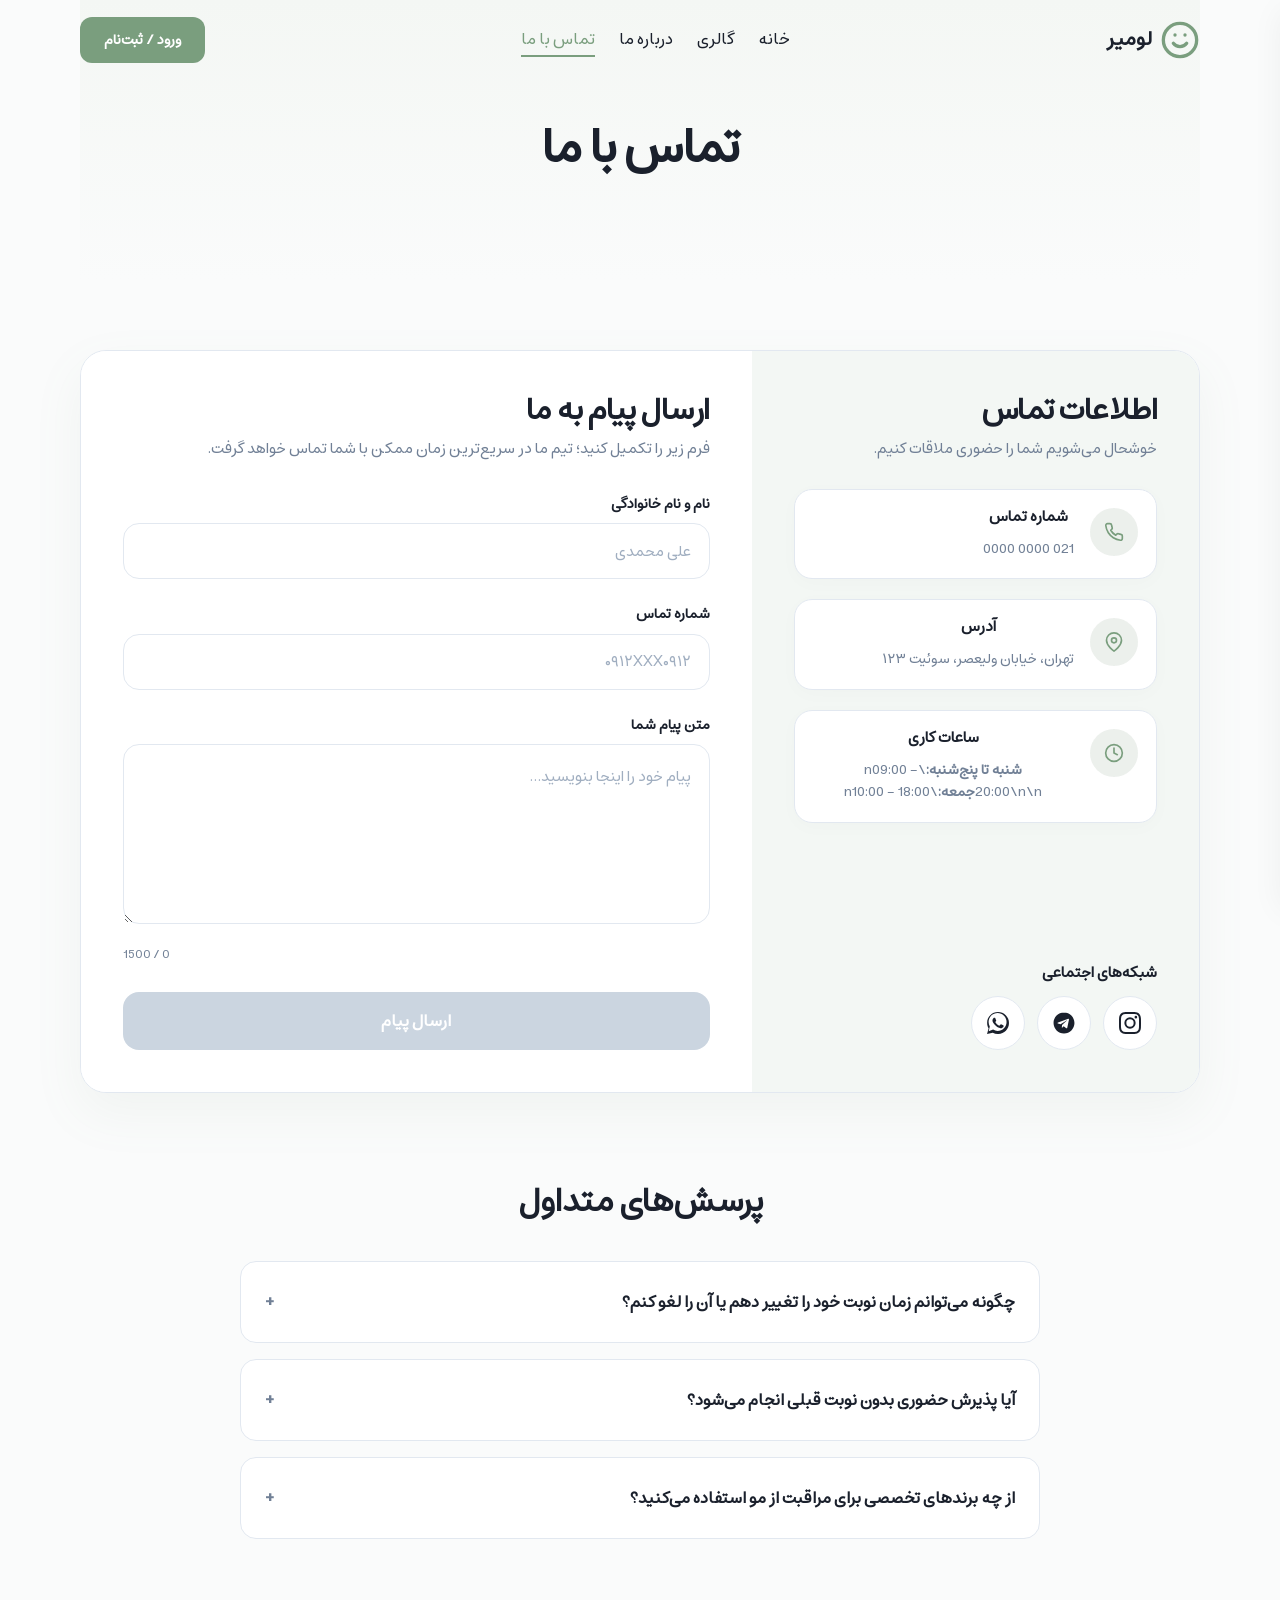
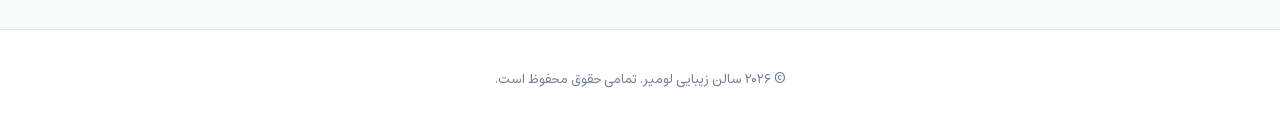
<file: contact.html>
<!DOCTYPE html>
<html lang="fa" dir="rtl" data-theme="light">
<head>
    <meta charset="UTF-8">
    <meta name="viewport" content="width=device-width, initial-scale=1.0">
    <title>تماس با ما | لومیر</title>

    <!-- Google Fonts -->
    <!-- <link rel="preconnect" href="https://fonts.googleapis.com">
    <link rel="preconnect" href="https://fonts.gstatic.com" crossorigin>
    <link href="https://fonts.googleapis.com/css2?family=Vazirmatn:wght@300;400;500;600;700&display=swap" rel="stylesheet"> -->

    <!-- Global & Public Stylesheets -->
    <link rel="stylesheet" href="./assets/css/public.css">
    <link rel="stylesheet" href="./assets/css/global.css">
    <script src="./assets/js/global.js" defer></script>
   
    <style>
        /* ==========================================================================
           Design System Tokens & Global Variables
           ========================================================================== */
        :root {
            --primary-color: #7A9E7E;
            --primary-hover: #5F8263;
            --primary-light: rgba(122, 158, 126, 0.08);
            --primary-subtle: #F3F7F4;
            
            --text-main: #1A202C;
            --text-muted: #718096;
            --border-color: #E2E8F0;
            --bg-surface: #FFFFFF;
            --bg-page: #FAFBFB;
            
            --error-color: #EF4444;
            --error-light: #FEE2E2;
            --success-color: #10B981;
            
            --shadow-soft: 0 4px 20px rgba(0, 0, 0, 0.02);
            --shadow-medium: 0 10px 30px rgba(0, 0, 0, 0.05);
            --shadow-large: 0 20px 50px rgba(122, 158, 126, 0.08);
            
            --transition-smooth: 250ms cubic-bezier(0.4, 0, 0.2, 1);
        }

        * {
            box-sizing: border-box;
            margin: 0;
            padding: 0;
        }

        body {
            font-family: 'Vazirmatn', sans-serif;
            background-color: var(--bg-page);
            color: var(--text-main);
            line-height: 1.6;
            -webkit-font-smoothing: antialiased;
        }

        .main-wrapper {
            max-width: 1200px;
            margin: 0 auto;
            padding: 0 40px 90px 40px;
        }

        /* ==========================================================================
           Header Navigation Styles (Matched with index.html)
           ========================================================================== */
        .site-header {
            position: fixed;
            top: 0; left: 0; right: 0;
            width: 100%;
            height: 80px;
            display: flex;
            align-items: center;
            z-index: 1000;
            background-color: transparent;
            transition: height 250ms ease, background-color 250ms ease, backdrop-filter 250ms ease, box-shadow 250ms ease;
        }

        .site-header.scrolled {
            background-color: rgba(255, 255, 255, 0.85);
            backdrop-filter: blur(10px);
            -webkit-backdrop-filter: blur(10px);
            box-shadow: 0 4px 20px rgba(0, 0, 0, 0.05);
            height: 70px;
        }

        .header-container {
            width: 100%;
            max-width: 1200px;
            margin: 0 auto;
            padding: 0 40px;
            display: flex;
            justify-content: space-between;
            align-items: center;
        }

        /* Logo */
        .logo {
            display: flex;
            align-items: center;
            gap: 8px;
            font-size: 1.25rem;
            font-weight: 700;
            height: 40px;
            text-decoration: none;
            color: var(--text-main);
            transition: transform 200ms ease;
        }
        .logo svg { color: var(--primary-color); }
        .logo:hover { transform: scale(1.05); color: var(--primary-color); }

        /* Desktop Nav */
        .desktop-nav ul { display: flex; gap: 24px; list-style: none; }
        .desktop-nav a {
            font-size: 16px;
            font-weight: 500;
            position: relative;
            padding-bottom: 4px;
            text-decoration: none;
            color: var(--text-main);
            transition: color 200ms ease;
        }
        .desktop-nav a::after {
            content: '';
            position: absolute;
            bottom: 0; right: 0;
            width: 0%;
            height: 2px;
            background-color: var(--primary-color);
            transition: width 200ms ease;
        }
        .desktop-nav a:hover, .desktop-nav a.active { color: var(--primary-color); }
        .desktop-nav a:hover::after, .desktop-nav a.active::after { width: 100%; }

        .header-actions { display: flex; align-items: center; gap: 16px; }

        .btn {
            display: inline-flex;
            align-items: center;
            justify-content: center;
            padding: 10px 24px;
            border-radius: 12px;
            font-weight: 600;
            font-size: 14px;
            cursor: pointer;
            border: none;
            transition: all 250ms ease;
        }
        .btn-primary {
            background-color: var(--primary-color);
            color: #FFFFFF;
        }
        .btn-primary:hover {
            background-color: var(--primary-hover);
        }

        .hamburger-btn {
            display: none;
            background: none;
            border: none;
            color: var(--text-main);
            cursor: pointer;
        }

        /* Mobile Drawer */
        .drawer-overlay {
            position: fixed; top: 0; left: 0; width: 100%; height: 100vh;
            background: rgba(0,0,0,0.4); z-index: 1001;
            opacity: 0; pointer-events: none; transition: opacity 300ms ease;
        }
        .drawer-overlay.active { opacity: 1; pointer-events: auto; }

        .mobile-drawer {
    position: fixed; 
    top: 0; 
    right: 0; /* Aligned to the right for RTL */
    width: 300px; 
    height: 100vh;
    background-color: var(--bg-surface); 
    z-index: 1002;
    padding: 24px; 
    display: flex; 
    flex-direction: column;
    box-shadow: var(--shadow-medium); 
    
    /* The Smooth Fix: Hardware-accelerated transform */
    transform: translateX(100%); 
    transition: transform 300ms cubic-bezier(0.4, 0, 0.2, 1);
}

.mobile-drawer.active { 
    transform: translateX(0); 
}

        .drawer-header { display: flex; justify-content: space-between; align-items: center; margin-bottom: 40px; }
        .logo-text { font-size: 1.25rem; font-weight: 700; color: var(--primary-color); }
        .close-drawer { background: none; border: none; color: var(--text-main); cursor: pointer; }
        .mobile-nav { display: flex; flex-direction: column; gap: 24px; flex-grow: 1; }
        .mobile-nav a { font-size: 1.125rem; font-weight: 500; text-decoration: none; color: var(--text-main); }
        .mobile-nav a.active, .mobile-nav a:hover { color: var(--primary-color); }
        .drawer-footer { margin-top: auto; }
        .w-100 { width: 100%; }

        /* Responsive Header Adjustments */
        @media (max-width: 991px) {
            .site-header, .site-header.scrolled { height: 72px; }
            .header-container { padding: 0 24px; }
            .desktop-nav, .header-actions .btn-primary { display: none; }
            .hamburger-btn { display: block; }
        }
        @media (max-width: 767px) {
            .site-header, .site-header.scrolled { height: 64px; }
        }

        /* ==========================================================================
           Hero Section
           ========================================================================== */
        .hero-section {
            height: 280px;
            background: linear-gradient(180deg, #F4F7F4 0%, rgba(255, 255, 255, 0) 100%);
            display: flex;
            flex-direction: column;
            justify-content: center;
            align-items: center;
            text-align: center;
            padding-top: 80px;
            padding-left: 20px;
            padding-right: 20px;
        }

        .hero-title {
            font-size: 48px;
            font-weight: 700;
            color: var(--text-main);
            letter-spacing: -1px;
            margin-bottom: 12px;
            opacity: 0;
            transform: translateY(20px);
            animation: fadeUp 700ms var(--transition-smooth) forwards;
        }

        .hero-desc {
            font-size: 16px;
            color: var(--text-muted);
            max-width: 500px;
            margin: 0 auto;
            white-space: pre-line;
            opacity: 0;
            transform: translateY(20px);
            animation: fadeUp 700ms var(--transition-smooth) 150ms forwards;
        }

        /* ==========================================================================
           Main Contact Card Layout Architectures
           ========================================================================== */
        .main-contact-card {
            margin-top: 70px;
            background: var(--bg-surface);
            border: 1px solid var(--border-color);
            border-radius: 26px;
            box-shadow: var(--shadow-large);
            display: flex;
            overflow: hidden;
            opacity: 0;
            transform: scale(0.96);
            animation: scaleIn 600ms cubic-bezier(0.16, 1, 0.3, 1) forwards;
        }

        /* Form Panel */
        .contact-form-panel {
            width: 60%;
            padding: 42px;
            background: var(--bg-surface);
        }

        .panel-title {
            font-size: 30px;
            font-weight: 700;
            letter-spacing: -0.5px;
            margin-bottom: 8px;
        }

        .panel-desc {
            color: var(--text-muted);
            font-size: 15px;
            margin-bottom: 32px;
        }

        /* Error Message Banner */
        .error-banner {
            background-color: var(--error-light);
            border-right: 4px solid var(--error-color);
            padding: 14px 18px;
            border-radius: 12px;
            margin-bottom: 24px;
            display: none;
        }
        .error-banner-title { font-size: 14px; font-weight: 700; color: #991B1B; }
        .error-banner-desc { font-size: 13px; color: #7F1D1D; margin-top: 2px; }

        /* Form Controls Setup */
        .form-group {
            margin-bottom: 24px;
            position: relative;
        }

        .form-label {
            display: block;
            font-size: 14px;
            font-weight: 600;
            color: var(--text-main);
            margin-bottom: 8px;
        }

        .input-control {
            width: 100%;
            height: 56px;
            border: 1px solid var(--border-color);
            border-radius: 16px;
            padding: 0 18px;
            font-family: inherit;
            font-size: 15px;
            color: var(--text-main);
            background-color: var(--bg-surface);
            outline: none;
            transition: all var(--transition-smooth);
        }

        .input-control:focus {
            border-color: var(--primary-color);
            box-shadow: 0 0 0 4px rgba(122, 158, 126, 0.1);
        }

        .input-control::placeholder {
            color: #A0AEC0;
        }

        textarea.input-control {
            height: 180px;
            padding: 18px;
            resize: vertical;
        }

        .input-control:disabled {
            background-color: #F7FAFC;
            color: #A0AEC0;
            cursor: not-allowed;
        }

        .textarea-footer {
            display: flex;
            justify-content: flex-end;
            margin-top: 6px;
        }

        .char-counter {
            font-size: 12px;
            color: var(--text-muted);
        }

        /* Send Actions Button */
        .btn-submit {
            width: 100%;
            height: 58px;
            background-color: var(--primary-color);
            color: #FFFFFF;
            border: none;
            border-radius: 16px;
            font-family: inherit;
            font-size: 16px;
            font-weight: 600;
            cursor: pointer;
            display: flex;
            align-items: center;
            justify-content: center;
            gap: 10px;
            margin-top: 28px;
            box-shadow: var(--shadow-soft);
            transition: all var(--transition-smooth);
        }

        .btn-submit:hover:not(:disabled) {
            background-color: var(--primary-hover);
            transform: scale(1.02);
            box-shadow: var(--shadow-medium);
        }

        .btn-submit:disabled {
            background-color: #CBD5E0;
            cursor: not-allowed;
            box-shadow: none;
        }

        /* Spinner Loading Component */
        .spinner {
            width: 20px;
            height: 20px;
            border: 2.5px solid rgba(255, 255, 255, 0.3);
            border-radius: 50%;
            border-top-color: #FFFFFF;
            animation: spin 800ms linear infinite;
            display: none;
        }

        /* Contact Info Panel */
        .contact-info-panel {
            width: 40%;
            background-color: var(--primary-subtle);
            padding: 42px;
            display: flex;
            flex-direction: column;
            gap: 28px;
        }

        /* Content info card templates */
        .info-card {
            background: var(--bg-surface);
            border-radius: 18px;
            padding: 18px;
            display: flex;
            gap: 16px;
            align-items: flex-start;
            box-shadow: var(--shadow-soft);
            transition: transform var(--transition-smooth);
        }

        .info-card:hover {
            transform: translateX(-6px);
        }

        .info-icon-box {
            width: 48px;
            height: 48px;
            background-color: var(--primary-light);
            border-radius: 50%;
            display: flex;
            align-items: center;
            justify-content: center;
            flex-shrink: 0;
            transition: transform var(--transition-smooth);
        }

        .info-card:hover .info-icon-box {
            transform: scale(1.1);
        }

        .info-icon {
            font-size: 20px;
            color: var(--primary-color);
            display: flex;
        }

        .info-details-box {
            display: flex;
            flex-direction: column;
            gap: 4px;
        }

        .info-card-title {
            font-size: 15px;
            font-weight: 700;
            color: var(--text-main);
        }

        .info-card-value {
            font-size: 14px;
            color: var(--text-muted);
            white-space: pre-line;
        }

        /* Social Channels Grid Layout */
        .social-container {
            margin-top: auto;
        }

        .social-title {
            font-size: 15px;
            font-weight: 700;
            color: var(--text-main);
            margin-bottom: 14px;
        }

        .social-icons-row {
            display: flex;
            gap: 12px;
        }

        .social-circle-link {
            width: 54px;
            height: 54px;
            background-color: var(--bg-surface);
            border: 1px solid var(--border-color);
            border-radius: 50%;
            display: flex;
            align-items: center;
            justify-content: center;
            color: var(--text-main);
            text-decoration: none;
            position: relative;
            transition: all 250ms cubic-bezier(0.175, 0.885, 0.32, 1.25);
        }

        .social-circle-link svg {
            width: 22px;
            height: 22px;
            fill: currentColor;
            transition: fill var(--transition-smooth);
        }

        /* Dynamic Tooltips configuration rules */
        .social-circle-link::after {
            content: attr(data-tooltip);
            position: absolute;
            bottom: 125%;
            left: 50%;
            transform: translateX(-50%) translateY(4px);
            background-color: #1A202C;
            color: #FFFFFF;
            font-size: 11px;
            font-weight: 600;
            padding: 6px 10px;
            border-radius: 6px;
            white-space: nowrap;
            opacity: 0;
            pointer-events: none;
            transition: all var(--transition-smooth);
        }

        .social-circle-link:hover::after {
            opacity: 1;
            transform: translateX(-50%) translateY(0);
        }

        /* Brand Color Transitions */
        .social-circle-link:hover {
            transform: translateY(-5px) scale(1.15);
            box-shadow: var(--shadow-medium);
            border-color: transparent;
        }

        .social-circle-link.instagram:hover {
            background: linear-gradient(45deg, #f09433 0%, #e6683c 25%, #dc2743 50%, #cc2366 75%, #bc1888 100%);
            color: #FFFFFF;
        }

        .social-circle-link.telegram:hover {
            background-color: #0088cc;
            color: #FFFFFF;
        }

        .social-circle-link.whatsapp:hover {
            background-color: #25D366;
            color: #FFFFFF;
        }

        /* ==========================================================================
           FAQ Accordion Preview Section
           ========================================================================== */
        .faq-preview-section {
            margin-top: 90px;
        }

        .faq-main-title {
            font-size: 32px;
            font-weight: 700;
            text-align: center;
            letter-spacing: -0.5px;
            margin-bottom: 40px;
        }

        .accordion-wrapper {
            max-width: 800px;
            margin: 0 auto;
            display: flex;
            flex-direction: column;
            gap: 16px;
        }

        .accordion-item {
            background: var(--bg-surface);
            border: 1px solid var(--border-color);
            border-radius: 16px;
            overflow: hidden;
            transition: background-color var(--transition-smooth);
        }

        .accordion-item:hover {
            background-color: #F8FAFC;
        }

        .accordion-header-btn {
            width: 100%;
            padding: 24px;
            background: none;
            border: none;
            font-family: inherit;
            font-size: 16px;
            font-weight: 600;
            color: var(--text-main);
            text-align: right;
            display: flex;
            justify-content: space-between;
            align-items: center;
            cursor: pointer;
            outline: none;
        }

        .accordion-icon {
            font-size: 18px;
            color: var(--text-muted);
            transition: transform var(--transition-smooth);
        }

        .accordion-collapse-panel {
            max-height: 0;
            overflow: hidden;
            transition: max-height 300ms cubic-bezier(0.4, 0, 0.2, 1);
        }

        .accordion-body-content {
            padding: 0 24px 24px 24px;
            font-size: 15px;
            color: var(--text-muted);
            line-height: 1.7;
        }

        /* Active State Adjustments */
        .accordion-item.open .accordion-icon {
            transform: rotate(45deg);
            color: var(--primary-color);
        }

        /* Empty State Fallback CSS rule */
        .empty-state-notice {
            padding: 40px;
            text-align: center;
            color: var(--text-muted);
            font-size: 15px;
            background: #F8FAFC;
            border-radius: 18px;
            border: 1px dashed var(--border-color);
        }

        /* ==========================================================================
           Global UI Toast Notifications Engine
           ========================================================================== */
        .toast-container {
            position: fixed;
            top: 32px;
            left: 32px;
            z-index: 9999;
        }

        .toast-card {
            background: #1A202C;
            color: #FFFFFF;
            padding: 16px 24px;
            border-radius: 14px;
            box-shadow: 0 10px 25px rgba(0,0,0,0.15);
            font-size: 14px;
            font-weight: 600;
            display: flex;
            align-items: center;
            gap: 12px;
            transform: translateY(-20px);
            opacity: 0;
            animation: toastIn 300ms cubic-bezier(0.175, 0.885, 0.32, 1.275) forwards;
        }

        /* ==========================================================================
           Animations Framework Engine
           ========================================================================== */
        @keyframes fadeUp {
            to { opacity: 1; transform: translateY(0); }
        }
        @keyframes scaleIn {
            to { opacity: 1; transform: scale(1); }
        }
        @keyframes spin {
            to { transform: rotate(360deg); }
        }
        @keyframes toastIn {
            to { opacity: 1; transform: translateY(0); }
        }
        @keyframes shake {
            0%, 100% { transform: translateX(0); }
            20%, 60% { transform: translateX(-6px); }
            40%, 80% { transform: translateX(6px); }
        }

        .control-invalid {
            border-color: var(--error-color) !important;
            animation: shake 400ms ease-in-out;
        }

        /* ==========================================================================
           Responsive Adaptability Architecture
           ========================================================================== */
        @media (max-width: 1024px) {
            .main-wrapper { padding: 0 32px 70px 32px; }
            .main-contact-card { grid-template-columns: 1fr 1fr; }
            .contact-form-panel { width: 50%; padding: 36px; }
            .contact-info-panel { width: 50%; padding: 36px; }
        }

        @media (max-width: 768px) {
            .main-wrapper { padding: 0 20px 50px 20px; }
            .hero-title { font-size: 36px; }
            .main-contact-card { flex-direction: column; }
            .contact-form-panel { width: 100%; order: 1; padding: 32px 24px; }
            .contact-info-panel { width: 100%; order: 2; padding: 32px 24px; gap: 24px; }
            .social-container { margin-top: 20px; }
            .faq-main-title { font-size: 26px; }
        }
    </style>
</head>
<body>

    <div id="toast-container" class="toast-container"></div>

    <!-- ================= HEADER (Matched with index.html) ================= -->
    <header class="site-header" id="header">
        <div class="header-container">

            <!-- Right: Logo -->
            <a href="index.html" class="logo" aria-label="صفحه اصلی لومیر">
                <svg width="40" height="40" viewBox="0 0 24 24" fill="none" stroke="currentColor" stroke-width="2"
                    stroke-linecap="round" stroke-linejoin="round">
                    <circle cx="12" cy="12" r="10"></circle>
                    <path d="M8 14s1.5 2 4 2 4-2 4-2"></path>
                    <line x1="9" y1="9" x2="9.01" y2="9"></line>
                    <line x1="15" y1="9" x2="15.01" y2="9"></line>
                </svg>
                <span>لومیر</span>
            </a>

            <!-- Center: Navigation -->
            <nav class="desktop-nav">
                <ul>
                    <li><a href="index.html">خانه</a></li>
                    <li><a href="gallery.html">گالری</a></li>
                    <li><a href="about-services.html">درباره ما</a></li>
                    <li><a href="contact.html" class="active">تماس با ما</a></li>
                </ul>
            </nav>

            <!-- Left: CTA & Mobile Toggle -->
            <div class="header-actions">
                <button class="btn btn-primary ripple-effect"
                    onclick="window.location.href='register.html'">ورود / ثبت‌نام</button>

                <button class="hamburger-btn" id="menu-toggle" aria-label="باز کردن منو">
                    <svg width="24" height="24" viewBox="0 0 24 24" fill="none" stroke="currentColor" stroke-width="2">
                        <line x1="3" y1="12" x2="21" y2="12"></line>
                        <line x1="3" y1="6" x2="21" y2="6"></line>
                        <line x1="3" y1="18" x2="21" y2="18"></line>
                    </svg>
                </button>
            </div>

        </div>
    </header>

    <!-- Mobile Drawer -->
    <div class="drawer-overlay" id="drawer-overlay"></div>

    <div class="mobile-drawer" id="mobile-drawer">

        <div class="drawer-header">
            <span class="logo-text">لومیر</span>

            <button class="close-drawer" id="close-drawer" aria-label="بستن منو">
                <svg width="24" height="24" viewBox="0 0 24 24" fill="none" stroke="currentColor" stroke-width="2">
                    <line x1="18" y1="6" x2="6" y2="18"></line>
                    <line x1="6" y1="6" x2="18" y2="18"></line>
                </svg>
            </button>
        </div>

        <nav class="mobile-nav">
            <a href="index.html">خانه</a>
            <a href="gallery.html">گالری</a>
            <a href="about-services.html">درباره ما</a>
            <a href="contact.html" class="active">تماس با ما</a>
        </nav>

        <div class="drawer-footer">
            <button class="btn btn-primary w-100 ripple-effect" onclick="window.location.href='register.html'">ورود / ثبت‌نام</button>
        </div>

    </div>

    <div class="main-wrapper">

        <section class="hero-section">
            <h1 class="hero-title">تماس با ما</h1>
            <p class="hero-desc">ما اینجا هستیم تا به تمام سوالات شما پاسخ دهیم.
همیشه می‌توانید با ما در ارتباط باشید.</p>
        </section>

        <main class="main-contact-card" id="contact-card-root">
            
            <section class="contact-form-panel">
                <h2 class="panel-title">ارسال پیام به ما</h2>
                <p class="panel-desc">فرم زیر را تکمیل کنید؛ تیم ما در سریع‌ترین زمان ممکن با شما تماس خواهد گرفت.</p>

                <div class="error-banner" id="form-error-banner">
                    <div class="error-banner-title">امکان ارسال پیام شما وجود ندارد.</div>
                    <div class="error-banner-desc">لطفاً بعداً دوباره تلاش کنید.</div>
                </div>

                <form id="contact-form-element" novalidate>
                    <div class="form-group">
                        <label class="form-label" for="contact-name">نام و نام خانوادگی</label>
                        <input type="text" id="contact-name" class="input-control" placeholder="علی محمدی" required>
                    </div>

                    <div class="form-group">
                        <label class="form-label" for="contact-phone">شماره تماس</label>
                        <input type="text" inputmode="numeric" id="contact-phone" class="input-control" placeholder="۰۹۱۲XXX۰۹۱۲" required>
                    </div>

                    <div class="form-group">
                        <label class="form-label" for="contact-message">متن پیام شما</label>
                        <textarea id="contact-message" class="input-control" placeholder="پیام خود را اینجا بنویسید..." maxlength="1500" required></textarea>
                        <div class="textarea-footer">
                            <span class="char-counter" id="message-char-counter">0 / 1500</span>
                        </div>
                    </div>

                    <button type="submit" class="btn-submit" id="submit-btn-element" disabled>
                        <span class="spinner" id="btn-loading-spinner"></span>
                        <span id="btn-text-content">ارسال پیام</span>
                    </button>
                </form>
            </section>

            <section class="contact-info-panel" id="info-panel-container">
                <div>
                    <h2 class="panel-title" style="font-size: 30px;">اطلاعات تماس</h2>
                    <p class="panel-desc" style="margin-bottom: 0;">خوشحال می‌شویم شما را حضوری ملاقات کنیم.</p>
                </div>

                <div id="info-cards-collection" style="display: flex; flex-direction: column; gap: 20px;">
                    <div class="info-card">
                        <div class="info-icon-box">
                            <span class="info-icon">
                                <svg width="20" height="20" viewBox="0 0 24 24" fill="none" stroke="currentColor" stroke-width="2" stroke-linecap="round" stroke-linejoin="round"><path d="M22 16.92v3a2 2 0 0 1-2.18 2 19.79 19.79 0 0 1-8.63-3.07 19.5 19.5 0 0 1-6-6 19.79 19.79 0 0 1-3.07-8.67A2 2 0 0 1 4.11 2h3a2 2 0 0 1 2 1.72 12.84 12.84 0 0 0 .7 2.81 2 2 0 0 1-.45 2.11L8.09 9.91a16 16 0 0 0 6 6l1.27-1.27a2 2 0 0 1 2.11-.45 12.84 12.84 0 0 0 2.81.7A2 2 0 0 1 22 16.92z"/></svg>
                            </span>
                        </div>
                        <div class="info-details-box">
                            <h3 class="info-card-title">شماره تماس</h3>
                            <p class="info-card-value">021 0000 0000</p>
                        </div>
                    </div>

                    <div class="info-card">
                        <div class="info-icon-box">
                            <span class="info-icon">
                                <svg width="20" height="20" viewBox="0 0 24 24" fill="none" stroke="currentColor" stroke-width="2" stroke-linecap="round" stroke-linejoin="round"><path d="M21 10c0 7-9 13-9 13s-9-6-9-13a9 9 0 0 1 18 0z"/><circle cx="12" cy="10" r="3"/></svg>
                            </span>
                        </div>
                        <div class="info-details-box">
                            <h3 class="info-card-title">آدرس</h3>
                            <p class="info-card-value">تهران، خیابان ولیعصر، سوئیت ۱۲۳</p>
                        </div>
                    </div>

                    <div class="info-card">
                        <div class="info-icon-box">
                            <span class="info-icon">
                                <svg width="20" height="20" viewBox="0 0 24 24" fill="none" stroke="currentColor" stroke-width="2" stroke-linecap="round" stroke-linejoin="round"><circle cx="12" cy="12" r="10"/><polyline points="12 6 12 12 16 14"/></svg>
                            </span>
                        </div>
                        <div class="info-details-box">
                            <h3 class="info-card-title">ساعات کاری</h3>
                            <p class="info-card-value"><strong>شنبه تا پنج‌شنبه:</strong>\n09:00 - 20:00\n\n<strong>جمعه:</strong>\n10:00 - 18:00</p>
                        </div>
                    </div>
                </div>

                <div class="social-container">
                    <h3 class="social-title">شبکه‌های اجتماعی</h3>
                    <div class="social-icons-row">
                        <a href="#" class="social-circle-link instagram" data-tooltip="اینستاگرام" aria-label="صفحه اینستاگرام ما">
                            <svg viewBox="0 0 24 24"><path d="M12 2.163c3.204 0 3.584.012 4.85.07 3.252.148 4.771 1.691 4.919 4.919.058 1.265.069 1.645.069 4.849 0 3.205-.012 3.584-.069 4.849-.149 3.225-1.664 4.771-4.919 4.919-1.266.058-1.644.07-4.85.07-3.204 0-3.584-.012-4.849-.07-3.26-.149-4.771-1.699-4.919-4.92-.058-1.265-.07-1.644-.07-4.849 0-3.204.013-3.583.07-4.849.149-3.227 1.664-4.771 4.919-4.919 1.266-.057 1.645-.069 4.849-.069zM12 0C8.741 0 8.333.014 7.053.072 2.695.272.273 2.69.073 7.051.014 8.333 0 8.741 0 12c0 3.259.014 3.668.072 4.948.2 4.358 2.618 6.78 6.98 6.98 1.281.058 1.689.072 4.948.072 3.259 0 3.668-.014 4.948-.072 4.354-.2 6.782-2.618 6.979-6.98.059-1.28.073-1.689.073-4.948 0-3.259-.014-3.667-.072-4.947-.196-4.354-2.617-6.78-6.979-6.98C15.668.014 15.259 0 12 0zm0 5.838a6.162 6.162 0 1 0 0 12.324 6.162 6.162 0 0 0 0-12.324zM12 16a4 4 0 1 1 0-8 4 4 0 0 1 0 8zm6.406-11.845a1.44 1.44 0 1 0 0 2.881 1.44 1.44 0 0 0 0-2.881z"/></svg>
                        </a>
                        <a href="#" class="social-circle-link telegram" data-tooltip="تلگرام" aria-label="کانال تلگرام ما">
                            <svg viewBox="0 0 24 24"><path d="M12 .587c-6.305 0-11.413 5.108-11.413 11.413 0 6.305 5.108 11.412 11.412 11.412 6.305 0 11.412-5.107 11.412-11.412 0-6.305-5.107-11.413-11.413-11.413zm5.454 7.604l-1.895 8.932c-.143.643-.524.801-1.063.5l-2.887-2.128-1.393 1.34c-.154.154-.284.284-.582.284l.207-2.937 5.347-4.832c.232-.207-.051-.322-.361-.116l-6.608 4.161-2.846-.891c-.619-.193-.632-.619.129-.916l11.115-4.284c.515-.187.966.122.744.947z"/></svg>
                        </a>
                        <a href="#" class="social-circle-link whatsapp" data-tooltip="واتساپ" aria-label="ارتباط با ما در واتساپ">
                            <svg viewBox="0 0 24 24"><path d="M.057 24l1.687-6.163c-1.041-1.804-1.588-3.849-1.587-5.946C.06 5.348 5.397.01 12.008.01c3.202.001 6.212 1.246 8.477 3.514 2.266 2.268 3.507 5.28 3.505 8.484-.004 6.657-5.34 11.997-11.953 11.997-2.005-.001-3.973-.502-5.713-1.455L0 24zm6.59-4.846c1.6.95 3.188 1.449 4.825 1.451 5.436 0 9.86-4.37 9.864-9.742.002-2.602-1.005-5.05-2.837-6.884-1.832-1.833-4.264-2.842-6.872-2.843-5.443 0-9.87 4.372-9.874 9.745-.002 1.704.444 3.371 1.292 4.845L1.87 21.08l4.777-1.926zM17.53 14.4c-.3-.149-1.772-.874-2.046-.973-.274-.1-.474-.149-.674.149-.2.3-.773.974-.948 1.173-.175.2-.35.225-.65.075-.3-.15-1.266-.466-2.41-1.486-.89-.794-1.49-1.775-1.665-2.074-.175-.3-.019-.462.13-.611.135-.134.3-.35.45-.525.15-.175.2-.3.3-.5.1-.2.05-.375-.025-.525-.075-.15-.674-1.624-.924-2.224-.244-.588-.491-.508-.674-.517-.175-.008-.375-.01-.575-.01-.2 0-.525.075-.8.375-.275.3-1.05 1.025-1.05 2.5s1.075 2.9 1.225 3.1c.15.2 2.115 3.23 5.123 4.53.715.31 1.273.495 1.708.633.718.228 1.37.195 1.887.118.577-.087 1.772-.724 2.022-1.399.25-.675.25-1.253.175-1.399-.075-.145-.275-.245-.575-.395z"/></svg>
                        </a>
                    </div>
                </div>
            </section>
        </main>

        <section class="faq-preview-section">
            <h2 class="faq-main-title">پرسش‌های متداول</h2>
            
            <div class="accordion-wrapper">
                <div class="accordion-item">
                    <button class="accordion-header-btn">
                        <span>چگونه می‌توانم زمان نوبت خود را تغییر دهم یا آن را لغو کنم؟</span>
                        <span class="accordion-icon">+</span>
                    </button>
                    <div class="accordion-collapse-panel">
                        <div class="accordion-body-content">
                            شما می‌توانید تا ۲۴ ساعت قبل از زمان تعیین‌شده، با ورود به پنل کاربری خود یا تماس مستقیم با پذیرش مجموعه، نوبت خود را به راحتی تغییر داده یا لغو کنید.
                        </div>
                    </div>
                </div>

                <div class="accordion-item">
                    <button class="accordion-header-btn">
                        <span>آیا پذیرش حضوری بدون نوبت قبلی انجام می‌شود؟</span>
                        <span class="accordion-icon">+</span>
                    </button>
                    <div class="accordion-collapse-panel">
                        <div class="accordion-body-content">
                            اگرچه اکیداً پیشنهاد می‌کنیم جهت رزرو متخصص و زمان دلخواه خود از قبل نوبت بگیرید، اما بر اساس ظرفیت و کنسلی‌های روزانه، پذیرش حضوری نیز انجام خواهد شد.
                        </div>
                    </div>
                </div>

                <div class="accordion-item">
                    <button class="accordion-header-btn">
                        <span>از چه برندهای تخصصی برای مراقبت از مو استفاده می‌کنید؟</span>
                        <span class="accordion-icon">+</span>
                    </button>
                    <div class="accordion-collapse-panel">
                        <div class="accordion-body-content">
                            ما منحصراً از برندهای ارگانیک و باکیفیت مراقبت و ترمیم مو مانند Olaplex، Oribe و Kérastase استفاده می‌کنیم تا سلامت و زیبایی موهای شما کاملاً تضمین شود.
                        </div>
                    </div>
                </div>
            </div>
        </section>
    </div>

    <div style="text-align: center; padding: 40px; background: var(--bg-surface); border-top: 1px solid var(--border-color); font-size: 13px; color: var(--text-muted);">
        &copy; ۲۰۲۶ سالن زیبایی لومیر. تمامی حقوق محفوظ است.
    </div>
    <!-- Scripts -->
    <script src="assets/js/global.js"></script>
    <script>
        // Header Scroll & Mobile Drawer Navigation Controller
        const header = document.getElementById('header');
        const menuToggle = document.getElementById('menu-toggle');
        const closeDrawer = document.getElementById('close-drawer');
        const mobileDrawer = document.getElementById('mobile-drawer');
        const drawerOverlay = document.getElementById('drawer-overlay');

        if (menuToggle && mobileDrawer && drawerOverlay) {
            menuToggle.addEventListener('click', () => {
                mobileDrawer.classList.add('active');
                drawerOverlay.classList.add('active');
            });
        }

        if (closeDrawer && mobileDrawer && drawerOverlay) {
            closeDrawer.addEventListener('click', () => {
                mobileDrawer.classList.remove('active');
                drawerOverlay.classList.remove('active');
            });
        }

        if (drawerOverlay && mobileDrawer) {
            drawerOverlay.addEventListener('click', () => {
                mobileDrawer.classList.remove('active');
                drawerOverlay.classList.remove('active');
            });
        }

        window.addEventListener('scroll', () => {
            if (window.scrollY > 20 && header) {
                header.classList.add('scrolled');
            } else if (header) {
                header.classList.remove('scrolled');
            }
        });

        // Global Mock States Setup 
        const MOCK_SYSTEM_CONFIG = {
            contactInfoAvailable: true, // Flip to false to test complete empty status state toggle
            simulateServerError: false  // Toggle to simulate system submission crashes
        };

        document.addEventListener('DOMContentLoaded', () => {
            // Check for explicit empty state handling rule
            evaluateSystemAvailability();

            // Form element selections
            const form = document.getElementById('contact-form-element');
            const nameInput = document.getElementById('contact-name');
            const phoneInput = document.getElementById('contact-phone');
            const msgInput = document.getElementById('contact-message');
            const submitBtn = document.getElementById('submit-btn-element');
            const charCounter = document.getElementById('message-char-counter');
            const errorBanner = document.getElementById('form-error-banner');

            // 1. Textarea Character Count Updates
            msgInput.addEventListener('input', () => {
                const count = msgInput.value.length;
                charCounter.textContent = `${count} / 1500`;
                validateFormFieldsState();
            });

            // 2. Real-Time Validations state syncs
            [nameInput, phoneInput, msgInput].forEach(input => {
                input.addEventListener('input', () => {
                    if (input.classList.contains('control-invalid')) {
                        input.classList.remove('control-invalid');
                    }
                    validateFormFieldsState();
                });
            });

            // Mobile number input string filtration logic
            phoneInput.addEventListener('keypress', (e) => {
                if (!/[0-9]/.test(e.key)) {
                    e.preventDefault();
                }
            });

            function validateFormFieldsState() {
                const isNameValid = nameInput.value.trim().length > 0;
                const isPhoneFilled = phoneInput.value.trim().length > 0;
                const isMessageValid = msgInput.value.trim().length > 0 && msgInput.value.length <= 1500;

                // Simple state validation check to enable send button
                submitBtn.disabled = !(isNameValid && isPhoneFilled && isMessageValid);
            }

            // 3. Dynamic Phone Number Regular Expression Validation rules
            function verifyMobileFormat(numberString) {
                // Evaluates standard Iranian mobile carrier structures (e.g., 09121112222 or 09XXXXXXXXX)
                const regexPattern = /^09\d{9}$/;
                return regexPattern.test(numberString.trim().replace(/\s+/g, ''));
            }

            // 4. Submit Event Pipeline Hook
            form.addEventListener('submit', (e) => {
                e.preventDefault();
                errorBanner.style.display = 'none';

                // Explicit validation verification on submit trigger
                if (!verifyMobileFormat(phoneInput.value)) {
                    phoneInput.classList.add('control-invalid');
                    showToastNotification('⚠️ فرمت شماره موبایل وارد شده معتبر نیست.');
                    return;
                }

                // Lock inputs, enter operational loading status
                toggleFormElementsInteraction(true);

                if (MOCK_SYSTEM_CONFIG.simulateServerError) {
                    setTimeout(() => {
                        toggleFormElementsInteraction(false);
                        errorBanner.style.display = 'block';
                        showToastNotification('❌ ارسال فرم با خطا مواجه شد.');
                    }, 1400);
                } else {
                    // Simulating successful network transmission
                    setTimeout(() => {
                        showToastNotification('✅ پیام شما با موفقیت ارسال شد.');
                        form.reset();
                        charCounter.textContent = '0 / 1500';
                        toggleFormElementsInteraction(false);
                        submitBtn.disabled = true;
                    }, 2000);
                }
            });

            function toggleFormElementsInteraction(loadingStateActive) {
                const spinner = document.getElementById('btn-loading-spinner');
                const btnText = document.getElementById('btn-text-content');

                nameInput.disabled = loadingStateActive;
                phoneInput.disabled = loadingStateActive;
                msgInput.disabled = loadingStateActive;
                submitBtn.disabled = loadingStateActive;

                if (loadingStateActive) {
                    spinner.style.display = 'inline-block';
                    btnText.textContent = 'در حال ارسال...';
                } else {
                    spinner.style.display = 'none';
                    btnText.textContent = 'ارسال پیام';
                }
            }

            // 5. Accordion Dynamic Drawer Configurations
            const accordionHeaders = document.querySelectorAll('.accordion-header-btn');
            accordionHeaders.forEach(header => {
                header.addEventListener('click', () => {
                    const parentItem = header.parentElement;
                    const collapsePanel = header.nextElementSibling;
                    const isOpen = parentItem.classList.contains('open');

                    // Collapse all open rows to match premium accordion behaviors
                    document.querySelectorAll('.accordion-item').forEach(item => {
                        item.classList.remove('open');
                        item.querySelector('.accordion-collapse-panel').style.maxHeight = null;
                    });

                    if (!isOpen) {
                        parentItem.classList.add('open');
                        collapsePanel.style.maxHeight = collapsePanel.scrollHeight + "px";
                    }
                });
            });
        });

        // Toast message rendering mechanics
        function showToastNotification(messageText) {
            const container = document.getElementById('toast-container');
            const toast = document.createElement('div');
            toast.className = 'toast-card';
            toast.textContent = messageText;
            
            container.appendChild(toast);
            
            setTimeout(() => {
                toast.style.opacity = '0';
                toast.style.transform = 'translateY(-10px)';
                setTimeout(() => toast.remove(), 300);
            }, 4000);
        }

        // Empty State management execution rules mapping
        function evaluateSystemAvailability() {
            if (!MOCK_SYSTEM_CONFIG.contactInfoAvailable) {
                const infoPanel = document.getElementById('info-cards-collection');
                if (infoPanel) {
                    infoPanel.innerHTML = `
                        <div class="empty-state-notice">
                            اطلاعات تماس در حال حاضر در دسترس نیست.
                        </div>
                    `;
                }
            }
        }
    </script>
</body>
</html>
</file>
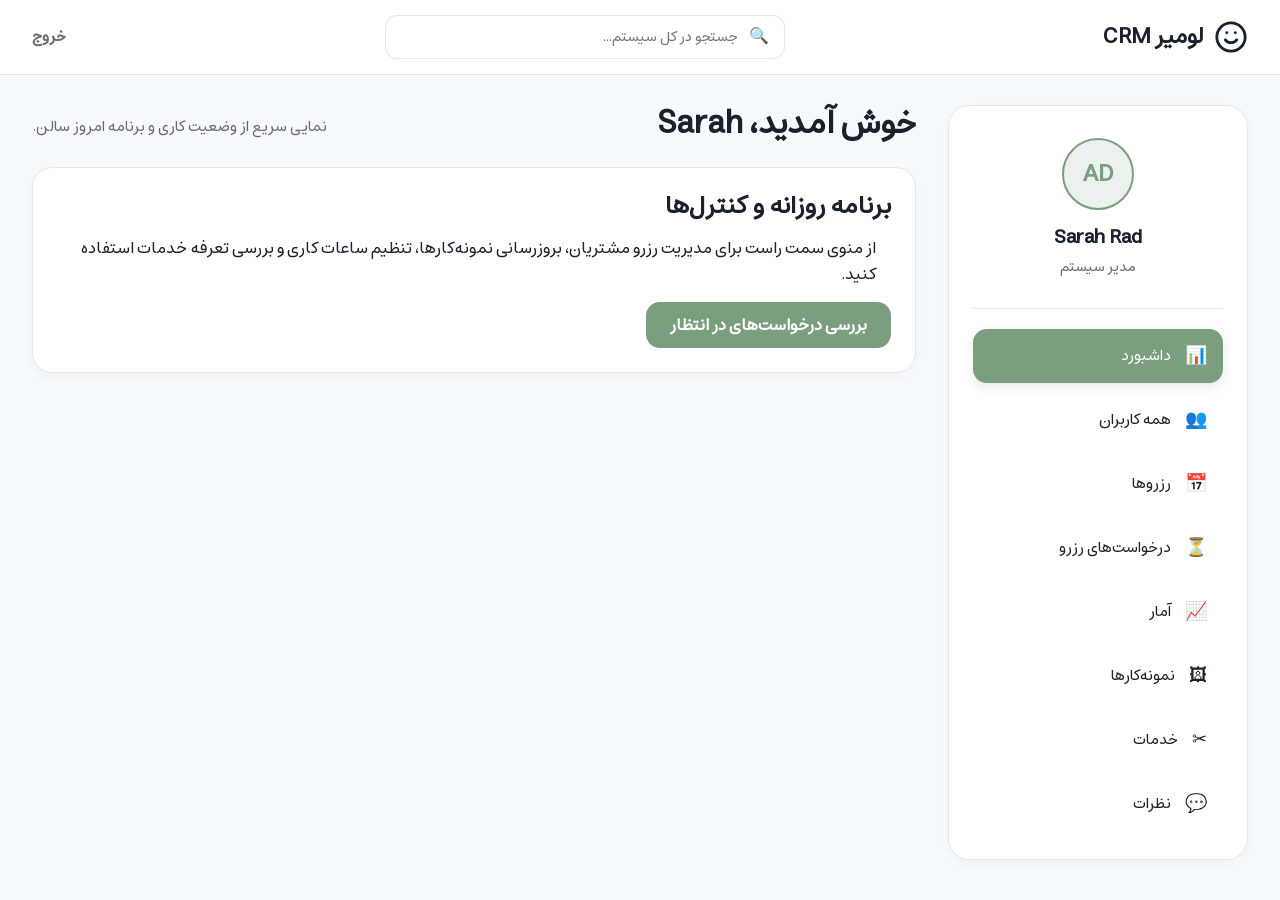
<file: CRM.html>
<!DOCTYPE html>
<html lang="fa" dir="rtl" data-theme="light">

<head>
    <meta charset="UTF-8">
    <meta name="viewport" content="width=device-width, initial-scale=1.0">
    <title>داشبورد مدیریت CRM | لومیر</title>
    <!-- Premium Google Fonts -->
    

    <link rel="stylesheet" href="./assets/css/crm.css">
    <link rel="stylesheet" href="./assets/css/global.css">
    <script src="./assets/js/crm.js" defer></script>
</head>

<body class="crm-body" dir="rtl">

    <!-- Global Top-Right Toast Notifications Container -->
    <div id="toast-container" class="toast-container"></div>

    <!-- Header -->
    <header class="crm-header">
        <div class="header-container">
            <div class="header-right-side">
                <button class="mobile-menu-toggle" id="crm-sidebar-toggle" aria-label="باز و بسته کردن منو">
                    <svg width="24" height="24" viewBox="0 0 24 24" fill="none" stroke="currentColor" stroke-width="2">
                        <line x1="3" y1="12" x2="21" y2="12"></line>
                        <line x1="3" y1="6" x2="21" y2="6"></line>
                        <line x1="3" y1="18" x2="21" y2="18"></line>
                    </svg>
                </button>
                <a href="#" class="logo">
                    <svg width="34" height="34" viewBox="0 0 24 24" fill="none" stroke="currentColor" stroke-width="2"
                        stroke-linecap="round" stroke-linejoin="round">
                        <circle cx="12" cy="12" r="10"></circle>
                        <path d="M8 14s1.5 2 4 2 4-2 4-2"></path>
                        <line x1="9" y1="9" x2="9.01" y2="9"></line>
                        <line x1="15" y1="9" x2="15.01" y2="9"></line>
                    </svg>
                    <span>لومیر CRM</span>
                </a>
            </div>

            <!-- Global Instant Search -->
            <div class="global-search-wrapper">
                <span class="search-icon">🔍</span>
                <input type="text" id="global-instant-search" placeholder="جستجو در کل سیستم...">
            </div>

            <div class="header-left-side">
                <a href="index.html" class="btn-logout-crm">خروج</a>
            </div>
        </div>
    </header>

    <!-- Drawer Overlay for Mobile view -->
    <div class="drawer-overlay" id="crm-overlay"></div>

    <!-- Dashboard Container Grid -->
    <div class="crm-container">

        <!-- Sidebar (Sticky Right Aligned) -->
        <aside class="crm-sidebar" id="crm-sidebar">
            <div class="admin-profile-card">
                <div class="admin-avatar">
                    <span class="avatar-initials">AD</span>
                </div>
                <h3 class="admin-name">Sarah Rad</h3>
                <span class="admin-role">مدیر سیستم</span>
            </div>

            <hr class="sidebar-divider">

            <!-- Sidebar Menu Items -->
            <nav class="crm-nav">
                <button class="nav-item active" data-target="sec-dashboard">
                    <span class="nav-icon">📊</span>
                    <span class="nav-label">داشبورد</span>
                </button>

                <button class="nav-item" data-target="sec-users">
                    <span class="nav-icon">👥</span>
                    <span class="nav-label">همه کاربران</span>
                </button>

                <button class="nav-item" data-target="sec-reservations">
                    <span class="nav-icon">📅</span>
                    <span class="nav-label">رزروها</span>
                </button>

                <button class="nav-item" data-target="sec-requests">
                    <span class="nav-icon">⏳</span>
                    <span class="nav-label">درخواست‌های رزرو</span>
                </button>

                <button class="nav-item" data-target="sec-statistics">
                    <span class="nav-icon">📈</span>
                    <span class="nav-label">آمار</span>
                </button>

                <button class="nav-item" data-target="sec-portfolio">
                    <span class="nav-icon">🖼</span>
                    <span class="nav-label">نمونه‌کارها</span>
                </button>

                <button class="nav-item" data-target="sec-services">
                    <span class="nav-icon">✂</span>
                    <span class="nav-label">خدمات</span>
                </button>

                <button class="nav-item" data-target="sec-comments">
                    <span class="nav-icon">💬</span>
                    <span class="nav-label">نظرات</span>
                </button>

                <button class="nav-item" data-target="sec-slots">
                    <span class="nav-icon">🗓</span>
                    <span class="nav-label">بازه‌های زمانی</span>
                </button>
            </nav>
        </aside>

        <!-- Main Content Area (Left Aligned) -->
        <main class="crm-content">

            <!-- SECTION 1: DASHBOARD OVERVIEW -->
            <section id="sec-dashboard" class="crm-section active">
                <div class="section-header">
                    <h1 class="section-title">خوش آمدید، Sarah</h1>
                    <p class="section-subtitle">نمایی سریع از وضعیت کاری و برنامه امروز سالن.</p>
                </div>

                <div class="crm-card fade-up">
                    <div class="overview-welcome-grid">
                        <div class="welcome-box">
                            <h3>برنامه روزانه و کنترل‌ها</h3>
                            <p style="margin: 15px;">
                                از منوی سمت راست برای مدیریت رزرو مشتریان، بروزرسانی نمونه‌کارها،
                                تنظیم ساعات کاری و بررسی تعرفه خدمات استفاده کنید.
                            </p>

                            <div class="quick-links mt-20">
                                <button class="btn btn-primary" onclick="triggerPageSwitch('sec-requests')">
                                    بررسی درخواست‌های در انتظار
                                </button>
                            </div>
                        </div>
                    </div>
                </div>
            </section>

            <!-- SECTION 2: ALL USERS -->
            <section id="sec-users" class="crm-section">
                <div class="section-header">
                    <h1 class="section-title">همه کاربران</h1>

                    <div class="table-actions">
                        <div class="search-input-wrapper">
                            <span class="input-icon">🔍</span>
                            <input type="text" id="user-search-input" class="table-search"
                                placeholder="جستجوی مشتری...">
                        </div>
                    </div>
                </div>

                <div class="crm-card table-card fade-up">
                    <div class="table-responsive">
                        <table class="crm-table" id="users-table">
                            <thead>
                                <tr>
                                    <th class="sortable" onclick="sortTable('users-table', 0)">
                                        نام و نام خانوادگی
                                        <span class="sort-icon">⇅</span>
                                    </th>
                                    <th>شماره تماس</th>
                                    <th>سوابق رزرو</th>
                                </tr>
                            </thead>

                            <tbody id="users-table-body">
                                <!-- Skeleton rows loaded via JS dynamically, fallback inside -->
                            </tbody>
                        </table>
                    </div>

                    <!-- Pagination (10 elements per page) -->
                    <div class="pagination-container" id="users-pagination"></div>
                </div>
            </section>

            <!-- SECTION 3: RESERVATIONS -->
            <section id="sec-reservations" class="crm-section">
                <div class="section-header">
                    <h1 class="section-title">Reservations</h1>
                    <div class="table-actions">
                        <div class="search-input-wrapper">
                            <span class="input-icon">🔍</span>
                            <input type="text" id="reservation-search-input" class="table-search"
                                placeholder="Search reservation files...">
                        </div>
                    </div>
                </div>

                <div class="crm-card table-card fade-up">
                    <div class="table-responsive">
                        <table class="crm-table" id="reservations-table">
                            <thead>
                                <tr>
                                    <th class="sortable" onclick="sortTable('reservations-table', 0)">Name <span
                                            class="sort-icon">⇅</span></th>
                                    <th>Phone</th>
                                    <th>Service</th>
                                    <th class="sortable" onclick="sortTable('reservations-table', 3)">Date <span
                                            class="sort-icon">⇅</span></th>
                                    <th class="sortable" onclick="sortTable('reservations-table', 4)">Price <span
                                            class="sort-icon">⇅</span></th>
                                    <th>Tracking ID</th>
                                    <th>Description</th>
                                </tr>
                            </thead>
                            <tbody id="reservations-table-body">
                                <!-- Dynamic dynamic rows injected here -->
                            </tbody>
                        </table>
                    </div>
                    <div class="pagination-container" id="reservations-pagination"></div>
                </div>
            </section>

            <!-- SECTION 3: RESERVATIONS -->
            <section id="sec-reservations" class="crm-section">
                <div class="section-header">
                    <h1 class="section-title">رزروها</h1>
                    <div class="table-actions">
                        <div class="search-input-wrapper">
                            <span class="input-icon">🔍</span>
                            <input type="text" id="reservation-search-input" class="table-search"
                                placeholder="جستجوی پرونده‌های رزرو...">
                        </div>
                    </div>
                </div>

                <div class="crm-card table-card fade-up">
                    <div class="table-responsive">
                        <table class="crm-table" id="reservations-table">
                            <thead>
                                <tr>
                                    <th class="sortable" onclick="sortTable('reservations-table', 0)">نام <span
                                            class="sort-icon">⇅</span></th>
                                    <th>شماره تماس</th>
                                    <th>خدمت</th>
                                    <th class="sortable" onclick="sortTable('reservations-table', 3)">تاریخ <span
                                            class="sort-icon">⇅</span></th>
                                    <th class="sortable" onclick="sortTable('reservations-table', 4)">قیمت <span
                                            class="sort-icon">⇅</span></th>
                                    <th>کد رهگیری</th>
                                    <th>توضیحات</th>
                                </tr>
                            </thead>
                            <tbody id="reservations-table-body">
                                <!-- Dynamic rows injected here -->
                            </tbody>
                        </table>
                    </div>
                    <div class="pagination-container" id="reservations-pagination"></div>
                </div>
            </section>

            <!-- SECTION 4: RESERVATION REQUESTS -->
            <section id="sec-requests" class="crm-section">
                <div class="section-header">
                    <h1 class="section-title">درخواست‌های رزرو</h1>
                </div>

                <div class="crm-card table-card fade-up">
                    <div class="table-responsive">
                        <table class="crm-table">
                            <thead>
                                <tr>
                                    <th>نام</th>
                                    <th>شماره تماس</th>
                                    <th>تاریخ</th>
                                    <th>قیمت</th>
                                    <th>توضیحات</th>
                                    <th>کد رهگیری</th>
                                    <th>عملیات</th>
                                </tr>
                            </thead>
                            <tbody id="requests-table-body">
                                <!-- Dynamic Requests injected here -->
                            </tbody>
                        </table>
                    </div>
                </div>
            </section>

            <!-- SECTION 5: STATISTICS -->
            <section id="sec-statistics" class="crm-section">
                <div class="section-header">
                    <h1 class="section-title">آمار و عملکرد</h1>
                    <p class="section-subtitle">نمای کلی وضعیت مالی و شاخص‌های عملکرد.</p>
                </div>

                <!-- Statistics Cards Grid -->
                <div class="stats-grid mt-20">
                    <div class="stat-card fade-up">
                        <span class="stat-label">درآمد روزانه</span>
                        <div class="stat-value" dir="ltr">$350</div>
                    </div>

                    <div class="stat-card fade-up" style="animation-delay: 50ms;">
                        <span class="stat-label">درآمد ماهانه</span>
                        <div class="stat-value" dir="ltr">$8,400</div>
                    </div>

                    <div class="stat-card fade-up" style="animation-delay: 100ms;">
                        <span class="stat-label">درآمد سالانه</span>
                        <div class="stat-value text-primary" dir="ltr">$92,000</div>
                    </div>

                    <div class="stat-card fade-up" style="animation-delay: 150ms;">
                        <span class="stat-label">رزروهای ماهانه</span>
                        <div class="stat-value">215</div>
                    </div>

                    <div class="stat-card fade-up" style="animation-delay: 200ms;">
                        <span class="stat-label">تعداد کل مشتریان</span>
                        <div class="stat-value">1,048</div>
                    </div>

                    <div class="stat-card fade-up" style="animation-delay: 250ms;">
                        <span class="stat-label">محبوب‌ترین خدمت</span>
                        <div class="stat-value" style="font-size: 24px;">رنگ مو</div>
                    </div>

                    <div class="stat-card fade-up" style="animation-delay: 300ms;">
                        <span class="stat-label">رزروهای لغوشده</span>
                        <div class="stat-value text-danger">12</div>
                    </div>
                </div>

                <!-- Full History Table for Stats -->
                <div class="section-header" style="margin-top: 40px;">
                    <h2 class="section-title" style="font-size: 22px;">سوابق کامل</h2>

                    <div class="table-actions">
                        <input type="date" id="stat-date-filter" class="table-search" style="width: 160px;">

                        <div class="search-input-wrapper">
                            <span class="input-icon">🔍</span>
                            <input type="text" id="stat-search-input" class="table-search"
                                placeholder="جستجوی سوابق...">
                        </div>

                        <button class="btn btn-primary" onclick="exportToExcel()">📊 خروجی اکسل</button>
                    </div>
                </div>

                <div class="crm-card table-card fade-up">
                    <div class="table-responsive">
                        <table class="crm-table" id="stats-table">
                            <thead>
                                <tr>
                                    <th class="sortable" onclick="sortTable('stats-table', 0)">نام <span
                                            class="sort-icon">⇅</span></th>
                                    <th>شماره تماس</th>
                                    <th>خدمت</th>
                                    <th class="sortable" onclick="sortTable('stats-table', 3)">تاریخ <span
                                            class="sort-icon">⇅</span></th>
                                    <th class="sortable" onclick="sortTable('stats-table', 4)">قیمت <span
                                            class="sort-icon">⇅</span></th>
                                    <th>کد رهگیری</th>
                                    <th>توضیحات</th>
                                </tr>
                            </thead>

                            <tbody id="stats-table-body">
                                <!-- Data injected via JS -->
                            </tbody>
                        </table>
                    </div>

                    <div class="pagination-container" id="stats-pagination"></div>
                </div>
            </section>
            <!-- SECTION 6: PORTFOLIO MANAGEMENT -->
            <section id="sec-portfolio" class="crm-section">
                <div class="section-header">
                    <h1 class="section-title">مدیریت نمونه‌کارها</h1>
                    <button class="btn btn-primary" onclick="openPortfolioFormModal()">+ افزودن نمونه‌کار جدید</button>
                </div>

                <div class="crm-card table-card fade-up">
                    <div class="table-responsive">
                        <table class="crm-table align-middle">
                            <thead>
                                <tr>
                                    <th>تصویر</th>
                                    <th>عنوان</th>
                                    <th>برچسب / دسته‌بندی</th>
                                    <th style="width: 150px;">عملیات</th>
                                </tr>
                            </thead>
                            <tbody id="portfolio-table-body">
                                <!-- Data injected via JS -->
                            </tbody>
                        </table>
                    </div>
                </div>
            </section>

            <!-- SECTION 7: SERVICES MANAGEMENT -->
            <section id="sec-services" class="crm-section">
                <div class="section-header">
                    <h1 class="section-title">مدیریت خدمات</h1>
                    <button class="btn btn-primary" onclick="openServiceFormModal()">+ افزودن خدمت</button>
                </div>

                <div class="crm-card table-card fade-up">
                    <div class="table-responsive">
                        <table class="crm-table">
                            <thead>
                                <tr>
                                    <th>عنوان خدمت</th>
                                    <th class="sortable" onclick="sortTable('sec-services table', 1)">
                                        قیمت پایه
                                        <span class="sort-icon">⇅</span>
                                    </th>
                                    <th style="width: 150px;">عملیات</th>
                                </tr>
                            </thead>
                            <tbody id="services-table-body">
                                <!-- Data injected via JS -->
                            </tbody>
                        </table>
                    </div>
                </div>
            </section>

            <!-- SECTION 8: COMMENTS MANAGEMENT -->
            <section id="sec-comments" class="crm-section">
                <div class="section-header">
                    <h1 class="section-title">مدیریت نظرات</h1>
                </div>

                <div class="crm-card table-card fade-up">
                    <div class="table-responsive">
                        <table class="crm-table">
                            <thead>
                                <tr>
                                    <th>نام</th>
                                    <th>شماره تماس</th>
                                    <th style="min-width: 300px;">نظر</th>
                                    <th>وضعیت</th>
                                    <th style="width: 200px;">عملیات</th>
                                </tr>
                            </thead>
                            <tbody id="comments-table-body">
                                <!-- Data injected via JS -->
                            </tbody>
                        </table>
                    </div>
                </div>
            </section>

            <!-- SECTION 9: RESERVATION TIME SLOTS -->
            <section id="sec-slots" class="crm-section">
                <div class="section-header">
                    <h1 class="section-title">بازه‌های زمانی رزرو</h1>
                    <button class="btn btn-primary" onclick="openSlotFormModal()">+ افزودن بازه زمانی</button>
                </div>

                <div class="crm-card table-card fade-up">
                    <div class="table-responsive">
                        <table class="crm-table">
                            <thead>
                                <tr>
                                    <th class="sortable" onclick="sortTable('sec-slots table', 0)">
                                        تاریخ
                                        <span class="sort-icon">⇅</span>
                                    </th>
                                    <th>ساعت</th>
                                    <th>وضعیت</th>
                                    <th style="width: 150px;">عملیات</th>
                                </tr>
                            </thead>
                            <tbody id="slots-table-body">
                                <!-- Data injected via JS -->
                            </tbody>
                        </table>
                    </div>
                </div>
            </section>

            <!-- Shared Delete Confirmation Modal -->
            <div class="modal-overlay" id="delete-confirm-modal">
                <div class="modal-content" style="max-width: 400px; text-align: center;">
                    <div class="modal-icon warning-icon">⚠️</div>
                    <h2 class="modal-title">آیا مطمئن هستید؟</h2>
                    <p class="modal-description">
                        این عملیات قابل بازگشت نیست. آیا از حذف این مورد اطمینان دارید؟
                    </p>

                    <div class="modal-actions justify-center mt-24">
                        <button class="btn btn-secondary" onclick="closeModal('delete-confirm-modal')">انصراف</button>
                        <button class="btn btn-danger" id="confirm-delete-btn">بله، حذف شود</button>
                    </div>
                </div>
            </div>

            <!-- Portfolio Form Modal -->
            <div class="modal-overlay" id="portfolio-form-modal">
                <div class="modal-content large-modal">
                    <button class="close-modal-btn" onclick="closeModal('portfolio-form-modal')">&times;</button>

                    <h2 class="modal-title" id="portfolio-modal-title">افزودن نمونه‌کار جدید</h2>

                    <form id="portfolio-form" class="mt-20">
                        <div class="upload-area" id="portfolio-upload-area">
                            <div class="upload-content">
                                <span style="font-size: 32px;">📥</span>
                                <p>تصویر را اینجا رها کنید یا <strong>انتخاب فایل</strong></p>
                            </div>

                            <input type="file" id="portfolio-file" accept="image/*" hidden>

                            <img id="portfolio-image-preview" class="image-preview" style="display: none;"
                                alt="پیش‌نمایش">
                        </div>

                        <div class="form-grid mt-20">
                            <div class="form-group">
                                <label class="form-label">عنوان</label>
                                <input type="text" id="portfolio-title" class="form-input" required>
                            </div>

                            <div class="form-group">
                                <label class="form-label">دسته‌بندی</label>

                                <select id="portfolio-category" class="form-input">
                                    <option value="Hair Styling">استایل مو</option>
                                    <option value="Hair Coloring">رنگ مو</option>
                                    <option value="Makeup">آرایش</option>
                                </select>
                            </div>
                        </div>

                        <div class="form-group mt-16">
                            <label class="form-label">برچسب‌ها (با کاما جدا کنید)</label>
                            <input type="text" id="portfolio-tags" class="form-input"
                                placeholder="مثال: عروس، بلوند، مدرن">
                        </div>

                        <div class="form-group mt-16">
                            <label class="form-label">توضیحات</label>
                            <textarea id="portfolio-desc" class="form-textarea" style="height: 100px;"></textarea>
                        </div>

                        <div class="modal-actions mt-24">
                            <button type="button" class="btn btn-secondary"
                                onclick="closeModal('portfolio-form-modal')">
                                انصراف
                            </button>

                            <button type="submit" class="btn btn-primary">
                                ذخیره نمونه‌کار
                            </button>
                        </div>
                    </form>
                </div>
            </div>

            <!-- Service Form Modal -->
            <div class="modal-overlay" id="service-form-modal">
                <div class="modal-content">
                    <button class="close-modal-btn" onclick="closeModal('service-form-modal')">&times;</button>

                    <h2 class="modal-title" id="service-modal-title">افزودن خدمت</h2>

                    <form id="service-form" class="mt-20">
                        <div class="form-group">
                            <label class="form-label">عنوان خدمت</label>
                            <input type="text" id="service-title" class="form-input" required>
                        </div>

                        <div class="form-group mt-16">
                            <label class="form-label">قیمت ($)</label>
                            <input type="number" id="service-price" class="form-input" min="0" required>
                        </div>

                        <div class="modal-actions mt-24">
                            <button type="button" class="btn btn-secondary" onclick="closeModal('service-form-modal')">
                                انصراف
                            </button>

                            <button type="submit" class="btn btn-primary">
                                ذخیره خدمت
                            </button>
                        </div>
                    </form>
                </div>
            </div>


            <!-- Time Slot Form Modal -->
            <div class="modal-overlay" id="slot-form-modal">
                <div class="modal-content">
                    <button class="close-modal-btn" onclick="closeModal('slot-form-modal')">&times;</button>

                    <h2 class="modal-title" id="slot-modal-title">افزودن بازه زمانی</h2>

                    <form id="slot-form" class="mt-20">
                        <div class="form-group">
                            <label class="form-label">تاریخ</label>
                            <input type="date" id="slot-date" class="form-input" required>
                        </div>

                        <div class="form-group mt-16">
                            <label class="form-label">ساعت</label>
                            <input type="time" id="slot-time" class="form-input" required>
                        </div>

                        <div class="modal-actions mt-24">
                            <button type="button" class="btn btn-secondary" onclick="closeModal('slot-form-modal')">
                                انصراف
                            </button>

                            <button type="submit" class="btn btn-primary">
                                ذخیره بازه زمانی
                            </button>
                        </div>
                    </form>
                </div>
            </div>


        </main>
    </div>

    <!-- ==============================================
         MODALS & DIALOGS
         ============================================== -->


    <!-- User History Dialog -->
    <div class="modal-overlay" id="user-history-modal">
        <div class="modal-content large-modal">

            <button class="close-modal-btn" onclick="closeModal('user-history-modal')">&times;</button>

            <h2 class="modal-title" id="history-modal-user-name">
                سوابق رزرو کاربر
            </h2>

            <div class="table-responsive mt-20">
                <table class="crm-table compact">
                    <thead>
                        <tr>
                            <th>خدمت</th>
                            <th>تاریخ</th>
                            <th>قیمت</th>
                            <th>کد رهگیری</th>
                            <th>وضعیت</th>
                        </tr>
                    </thead>

                    <tbody id="modal-history-tbody">
                        <!-- Populated by user interaction -->
                    </tbody>
                </table>
            </div>

        </div>
    </div>


    <!-- Reject Request Dialog -->
    <div class="modal-overlay" id="reject-reason-modal">
        <div class="modal-content">

            <button class="close-modal-btn" onclick="closeModal('reject-reason-modal')">&times;</button>

            <h2 class="modal-title">
                رد کردن رزرو
            </h2>

            <p class="modal-description">
                لطفاً دلیل رد کردن این رزرو را وارد کنید. مشتری از این موضوع مطلع خواهد شد.
            </p>


            <div class="form-group mt-20">
                <textarea id="reject-reason-text" class="form-textarea" placeholder="دلیل را بنویسید..."></textarea>
            </div>


            <div class="modal-actions mt-24">
                <button class="btn btn-secondary" onclick="closeModal('reject-reason-modal')">
                    انصراف
                </button>

                <button class="btn btn-danger" id="confirm-reject-btn">
                    رد کردن رزرو
                </button>
            </div>

        </div>
    </div>


</body>

</html>
</file>
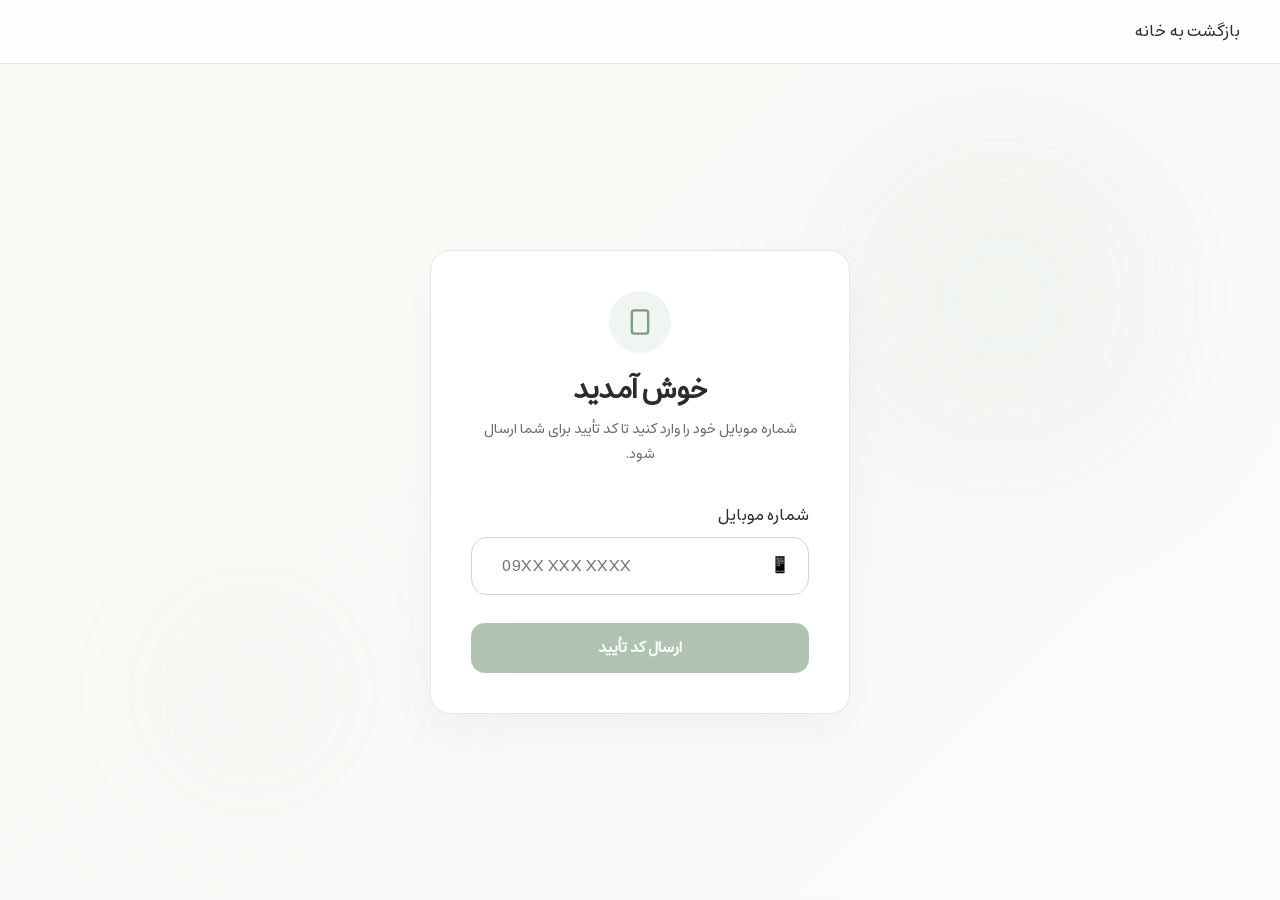
<file: register.html>
<!DOCTYPE html>
<html lang="fa" dir="rtl" data-theme="light">
<head>
    <meta charset="UTF-8">
    <meta name="viewport" content="width=device-width, initial-scale=1.0">
    <title>ثبت‌نام | لومیر</title>
    
    <link rel="stylesheet" href="./assets/css/auth.css">
    <link rel="stylesheet" href="./assets/css/global.css">
</head>
<body class="auth-page" dir="rtl">
    
    <!-- Header -->
    <header class="auth-header">
        <div class="container-fluid">
            <!-- <a href="index.html" class="logo">لومیر</a> -->
            <a href="index.html" class="nav-text-btn">بازگشت به خانه</a>
        </div>
    </header>

    <main class="auth-main">
        <!-- Decorative Background Elements -->
        <div class="blur-circle circle-1"></div>
        <div class="blur-circle circle-2"></div>

        <!-- Register Card -->
        <div class="auth-card">
            <div class="auth-top">
                <div class="icon-circle">
                    <svg width="34" height="34" viewBox="0 0 24 24" fill="none" stroke="currentColor" stroke-width="2"><rect x="5" y="2" width="14" height="20" rx="2" ry="2"></rect><line x1="12" y1="18" x2="12.01" y2="18"></line></svg>
                </div>

                <h1>خوش آمدید</h1>

                <p class="text-muted">
                    شماره موبایل خود را وارد کنید تا کد تأیید برای شما ارسال شود.
                </p>
            </div>

            <!-- Error State Banner -->
            <div class="error-banner" id="error-banner" style="display: none;">
                <p>
                    ارسال کد تأیید امکان‌پذیر نیست. لطفاً دوباره تلاش کنید.
                </p>

                <button class="btn-text" onclick="retrySend()">
                    تلاش مجدد
                </button>
            </div>

            <form id="register-form" class="auth-form">

                <label for="mobile">
                    شماره موبایل
                </label>

                <div class="input-container">
                    <span class="input-icon">📱</span>

                    <input
                        type="tel"
                        id="mobile"
                        placeholder="09XX XXX XXXX"
                        maxlength="11"
                        pattern="[0-9]{11}"
                        inputmode="numeric"
                        required>
                </div>

                <p id="validation-msg" class="error-text" style="display: none;">
                    لطفاً یک شماره موبایل معتبر وارد کنید.
                </p>


                <button onclick="window.location='verify.html'" type="submit" id="submit-btn" class="btn btn-primary w-100" disabled>

                    <!-- <span class="btn-text"> -->
                        ارسال کد تأیید
                    <!-- </span> -->

                    <div class="spinner" style="display: none;"></div>

                </button>

            </form>


            <!-- <div class="divider"><span>یا</span></div> -->


            <!-- <div class="auth-bottom text-center">

                <p class="text-sm">
                    کد تأیید را دریافت کرده‌اید؟
                    <a href="verify.html" class="text-primary">
                        اکنون تأیید کنید
                    </a>
                </p>

            </div> -->

        </div>

    </main>

    <script src="./assets/js/register.js"></script>

</body>
</html>
</file>
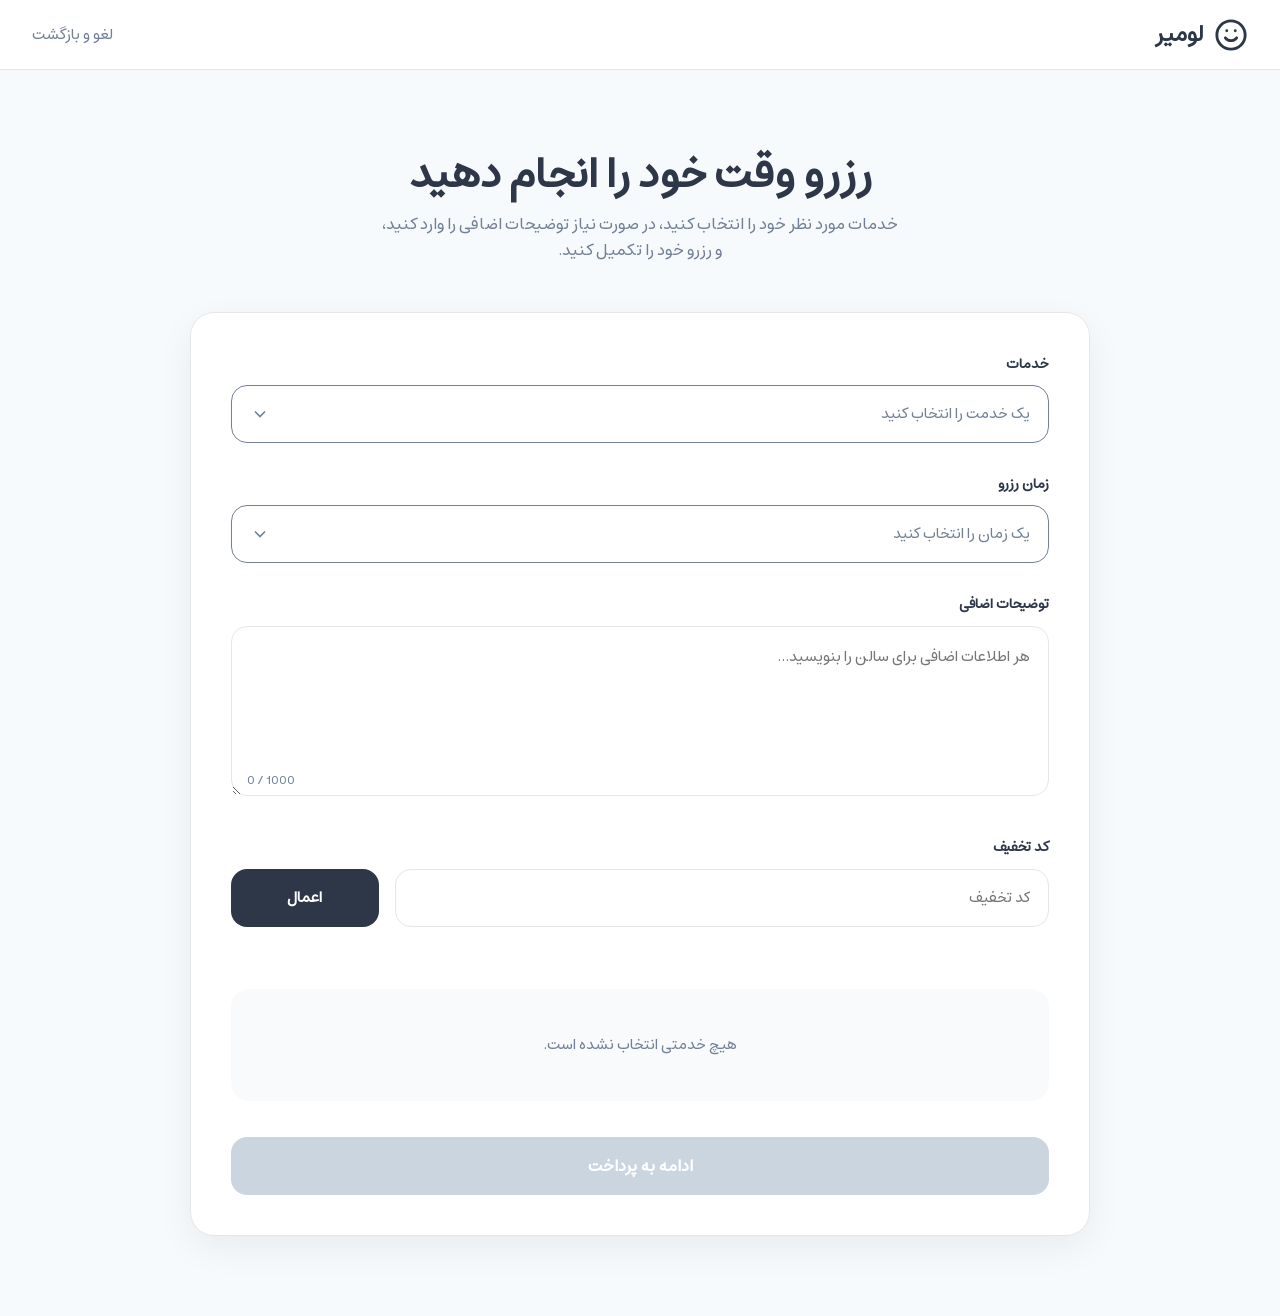
<file: reservation.html>
<!DOCTYPE html>
<html lang="fa" dir="rtl" data-theme="light">
<head>
    <meta charset="UTF-8">
    <meta name="viewport" content="width=device-width, initial-scale=1.0">
    <title>رزرو وقت | لومیر</title>
    <!-- <link rel="preconnect" href="https://fonts.googleapis.com">
    <link rel="preconnect" href="https://fonts.gstatic.com" crossorigin>
    <link href="https://fonts.googleapis.com/css2?family=Inter:wght@300;400;500;600;700&family=Vazirmatn:wght@300;400;500;700&display=swap" rel="stylesheet"> -->
    
    <link rel="stylesheet" href="./assets/css/reservation.css">
    <link rel="stylesheet" href="./assets/css/global.css">
    <script src="./assets/js/reservation.js" defer></script>
</head>
<body class="reservation-body" dir="rtl">

    <!-- Header (Simplified for context) -->
    <header class="dashboard-header">
        <div class="header-container">
            <a href="index.html" class="logo">
                <svg width="34" height="34" viewBox="0 0 24 24" fill="none" stroke="currentColor" stroke-width="2" stroke-linecap="round" stroke-linejoin="round"><circle cx="12" cy="12" r="10"></circle><path d="M8 14s1.5 2 4 2 4-2 4-2"></path><line x1="9" y1="9" x2="9.01" y2="9"></line><line x1="15" y1="9" x2="15.01" y2="9"></line></svg>
                <span>لومیر</span>
            </a>

            <a href="customer-dashboard.html" class="btn-back">
                لغو و بازگشت
            </a>
        </div>
    </header>


    <!-- Main Reservation Section -->
    <main class="reservation-page-wrapper">

        <div class="reservation-header">

            <h1 class="page-title">
                رزرو وقت خود را انجام دهید
            </h1>

            <p class="page-description">
                خدمات مورد نظر خود را انتخاب کنید، در صورت نیاز توضیحات اضافی را وارد کنید،<br>
                و رزرو خود را تکمیل کنید.
            </p>

        </div>


        <div class="reservation-card fade-up">

            <!-- Global Error Banner -->
            <div id="global-error-banner" class="error-banner" style="display: none;">
                امکان تکمیل رزرو وجود ندارد. لطفاً دوباره تلاش کنید.
            </div>


            <form id="reservation-form" novalidate>


                <!-- SECTION 1: Service Selection -->
                <div class="form-section">

                    <label class="input-label">
                        خدمات
                    </label>


                    <div class="custom-dropdown" id="service-dropdown">

                        <div class="dropdown-trigger" tabindex="0">

                            <span class="selected-text">
                                یک خدمت را انتخاب کنید
                            </span>

                            <svg class="chevron" width="20" height="20" viewBox="0 0 24 24" fill="none" stroke="currentColor" stroke-width="2">
                                <polyline points="6 9 12 15 18 9"></polyline>
                            </svg>

                        </div>


                        <div class="dropdown-menu">

                            <div class="search-box">
                                <input type="text" id="service-search" placeholder="جستجوی خدمات..." autocomplete="off">
                            </div>


                            <ul class="dropdown-options" id="service-options">

                                <li data-value="20" data-name="Hair Cut">
                                    <span class="opt-name">کوتاهی مو</span>
                                    <span class="opt-price" dir="ltr">$20</span>
                                </li>


                                <li data-value="45" data-name="Hair Coloring">
                                    <span class="opt-name">رنگ مو</span>
                                    <span class="opt-price" dir="ltr">$45</span>
                                </li>


                                <li data-value="30" data-name="Hair Styling">
                                    <span class="opt-name">استایل مو</span>
                                    <span class="opt-price" dir="ltr">$30</span>
                                </li>


                                <li data-value="55" data-name="Hair Treatment">
                                    <span class="opt-name">درمان مو</span>
                                    <span class="opt-price" dir="ltr">$55</span>
                                </li>


                                <li data-value="0" data-name="Other">
                                    <span class="opt-name">سایر</span>
                                </li>


                            </ul>

                        </div>

                    </div>

                </div>


                <!-- Hidden Input for "Other" Selection -->
                <div class="form-section slide-down-hidden" id="other-service-container">

                    <label class="input-label" for="other-description">
                        توضیح خدمت مورد نظر
                    </label>

                    <input type="text"
                           id="other-description"
                           class="form-input"
                           placeholder="لطفاً خدمت مورد نیاز خود را توضیح دهید...">

                </div>


                <!-- SECTION 1.5: Time Selection -->
<div class="form-section mt-30">
    
    <label class="input-label">
        زمان رزرو
    </label>

    <div class="custom-dropdown" id="time-dropdown">

        <div class="dropdown-trigger" tabindex="0">
            <span class="selected-text" id="time-selected-text">
                یک زمان را انتخاب کنید
            </span>
            <svg class="chevron" width="20" height="20" viewBox="0 0 24 24" fill="none" stroke="currentColor" stroke-width="2">
                <polyline points="6 9 12 15 18 9"></polyline>
            </svg>
        </div>

        <div class="dropdown-menu">
            <!-- This predefined list simulates backend/CRM data -->
            <ul class="dropdown-options" id="time-options">
                <li data-time="09:00">
                    <span class="opt-name" dir="ltr">09:00</span>
                </li>
                <li data-time="10:30">
                    <span class="opt-name" dir="ltr">10:30</span>
                </li>
                <li data-time="12:00">
                    <span class="opt-name" dir="ltr">12:00</span>
                </li>
                <li data-time="15:00">
                    <span class="opt-name" dir="ltr">15:00</span>
                </li>
                <li data-time="16:30">
                    <span class="opt-name" dir="ltr">16:30</span>
                </li>
            </ul>
        </div>

    </div>

</div>
                



                <!-- SECTION 2: Notes -->
                <div class="form-section mt-30">

                    <label class="input-label" for="additional-notes">
                        توضیحات اضافی
                    </label>

                    <div class="textarea-wrapper">

                        <textarea id="additional-notes"
                                  class="form-textarea"
                                  placeholder="هر اطلاعات اضافی برای سالن را بنویسید..."
                                  maxlength="1000"></textarea>

                        <span class="char-counter" id="char-counter" dir="ltr">
                            0 / 1000
                        </span>

                    </div>

                </div>



                <!-- SECTION 3: Discount Code -->
                <div class="form-section mt-32">

                    <label class="input-label">
                        کد تخفیف
                    </label>

                    <div class="coupon-wrapper">

                        <input type="text"
                               id="coupon-input"
                               class="form-input coupon-input"
                               placeholder="کد تخفیف">

                        <button type="button" id="apply-coupon-btn" class="btn-secondary">
                            اعمال
                        </button>

                    </div>

                    <span id="coupon-message" class="feedback-message"></span>

                </div>



                <!-- SECTION 4: Order Summary -->
                <div class="summary-section mt-36">


                    <!-- Empty State -->
                    <div id="summary-empty" class="summary-empty">
                        هیچ خدمتی انتخاب نشده است.
                    </div>



                    <!-- Populated State -->
                    <div id="summary-content" class="summary-content" style="display: none;">


                        <div class="summary-row">

                            <span class="summary-label">
                                خدمت
                            </span>

                            <span class="summary-value" id="sum-service-name">
                                -
                            </span>

                        </div>


                        <hr class="summary-divider">


                        <div class="summary-row">

                            <span class="summary-label">
                                قیمت
                            </span>

                            <span class="summary-value" id="sum-price" dir="ltr">
                                $0
                            </span>

                        </div>


                        <hr class="summary-divider">


                        <!-- Inside #summary-content, after the Service row -->
<hr class="summary-divider">

<div class="summary-row">
    <span class="summary-label">
        زمان
    </span>
    <span class="summary-value" id="sum-time" dir="ltr">
        -
    </span>
</div>
                        


                        <div class="summary-row">

                            <span class="summary-label">
                                تخفیف
                            </span>

                            <span class="summary-value discount-val" id="sum-discount" dir="ltr">
                                -$0
                            </span>

                        </div>


                        <hr class="summary-divider">


                        <div class="summary-row final-row">

                            <span class="summary-label">
                                مبلغ نهایی
                            </span>

                            <span class="summary-value final-amount" id="sum-final" dir="ltr">
                                $0
                            </span>

                        </div>


                    </div>

                </div>



                <!-- SECTION 5: Submit Button -->
                <div class="submit-section mt-36">

                    <button type="submit" id="submit-btn" class="btn-primary w-100" disabled>

                        <!--
                        <span class="btn-text">
                            ادامه به پرداخت
                        </span>
                        -->
                          ادامه به پرداخت

                        <div class="spinner" id="submit-spinner" style="display: none;"></div>

                    </button>

                </div>


            </form>

        </div>

    </main>

<!-- Success Modal Overlay -->
<div class="modal-overlay" id="success-modal">
    <div class="modal-content">
        <div class="modal-icon">
            <svg width="48" height="48" viewBox="0 0 24 24" fill="none" stroke="#FFFFFF" stroke-width="2" stroke-linecap="round" stroke-linejoin="round"><path d="M22 11.08V12a10 10 0 1 1-5.93-9.14"></path><polyline points="22 4 12 14.01 9 11.01"></polyline></svg>
        </div>
        <h2 class="modal-title">موفقیت!</h2>
        <p class="modal-message">رزرو شما با موفقیت ثبت شد.</p>
        <button class="btn-primary w-100 mt-32" onclick="window.location.href='customer-dashboard.html'">رفتن به داشبورد</button>
    </div>
</div>

</body>
</html>
</file>
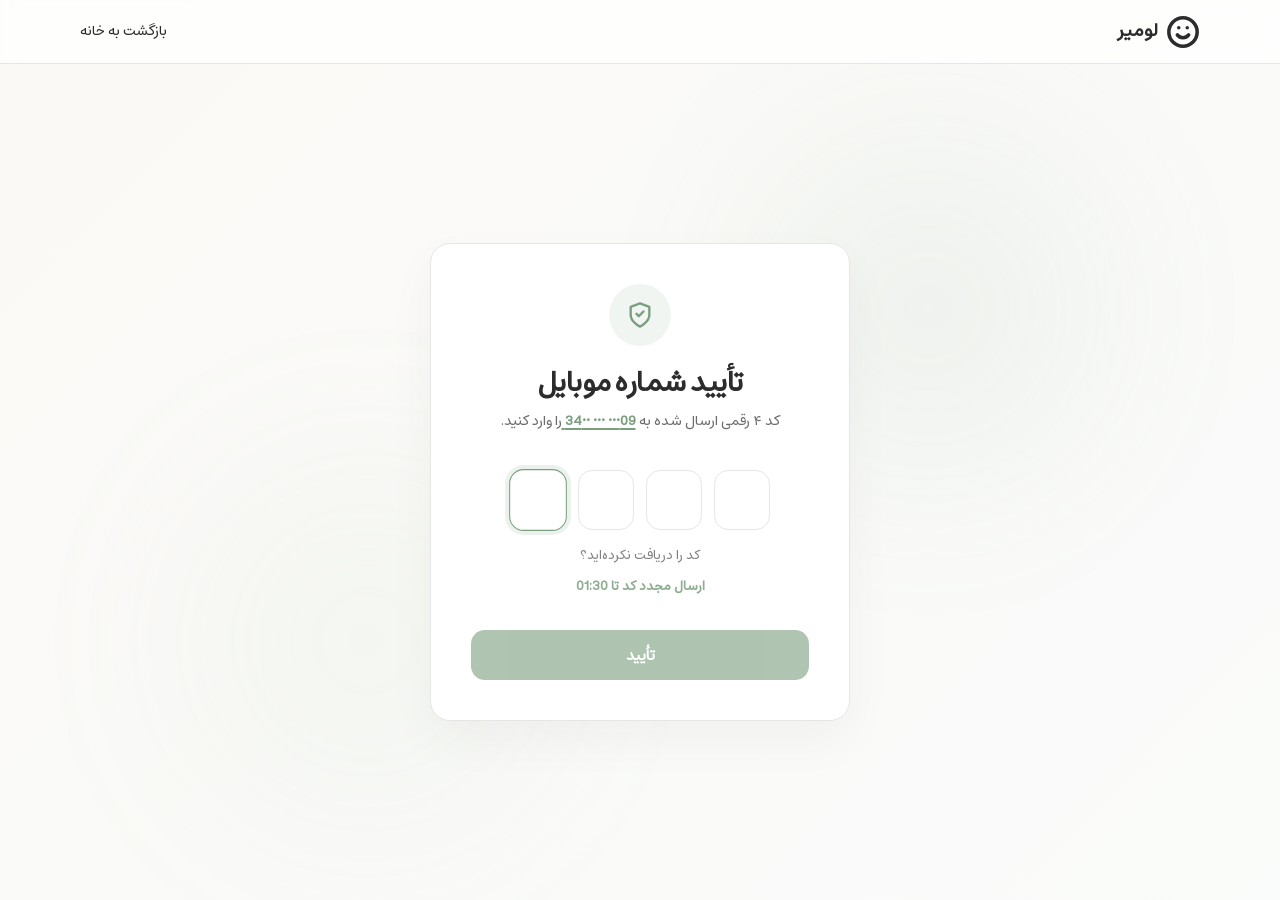
<file: verify.html>
<!DOCTYPE html>
<html lang="fa" dir="rtl" data-theme="light">
<head>
    <meta charset="UTF-8">
    <meta name="viewport" content="width=device-width, initial-scale=1.0">
    <title>تأیید شماره موبایل | لومیر</title>
    
    
    <link rel="stylesheet" href="./assets/css/auth.css">
    <link rel="stylesheet" href="./assets/css/global.css">
</head>
<body class="auth-page">
    
    <!-- Minimal Header -->
    <header class="auth-header">
        <div class="auth-header-container">
            <a href="index.html" class="logo">
                <svg width="34" height="34" viewBox="0 0 24 24" fill="none" stroke="currentColor" stroke-width="2.5" stroke-linecap="round" stroke-linejoin="round"><circle cx="12" cy="12" r="10"></circle><path d="M8 14s1.5 2 4 2 4-2 4-2"></path><line x1="9" y1="9" x2="9.01" y2="9"></line><line x1="15" y1="9" x2="15.01" y2="9"></line></svg>
                <span>لومیر</span>
            </a>

            <a href="index.html" class="nav-text-link">
                بازگشت به خانه
            </a>
        </div>
    </header>

    <main class="auth-main">
        <!-- Floating Decorative Background Elements -->
        <div class="blur-circle circle-top-right"></div>
        <div class="blur-circle circle-bottom-left"></div>

        <!-- Verification Card -->
        <div class="auth-card" id="verification-card">
            
            <!-- Success Overlay State (Hidden by default) -->
            <div class="success-overlay" id="success-overlay">

                <div class="success-icon-wrapper">
                    <svg viewBox="0 0 24 24" fill="none" stroke="currentColor" stroke-width="3">
                        <polyline points="20 6 9 17 4 12"></polyline>
                    </svg>
                </div>

                <h2>تأیید شد!</h2>

                <p>
                    شماره موبایل با موفقیت تأیید شد.
                </p>

            </div>


            <!-- Standard Card Content Wrapper -->
            <div class="card-content-wrapper" id="card-content-wrapper">
                
                <!-- Top Section -->
                <div class="auth-top">

                    <div class="icon-circle">
                        <!-- Shield Check Icon -->
                        <svg width="34" height="34" viewBox="0 0 24 24" fill="none" stroke="currentColor" stroke-width="2" stroke-linecap="round" stroke-linejoin="round">
                            <path d="M12 22s8-4 8-10V5l-8-3-8 3v7c0 6 8 10 8 10z"></path>
                            <polyline points="9 11 11 13 15 9"></polyline>
                        </svg>
                    </div>

                    <h1>
                        تأیید شماره موبایل
                    </h1>

                    <p class="text-muted">
                        کد ۴ رقمی ارسال شده به 
                        <span class="phone-link" id="phone-number-link">
                            09••• ••• ••34
                        </span>
                        را وارد کنید.
                    </p>

                </div>


                <!-- Error State Banner (Initially Hidden) -->
                <div class="error-banner" id="error-banner">

                    <svg width="18" height="18" viewBox="0 0 24 24" fill="none" stroke="currentColor" stroke-width="2">
                        <circle cx="12" cy="12" r="10"></circle>
                        <line x1="12" y1="8" x2="12" y2="12"></line>
                        <line x1="12" y1="16" x2="12.01" y2="16"></line>
                    </svg>

                    <span id="error-text">
                        کد تأیید اشتباه است.
                    </span>

                </div>


                <!-- OTP Form -->
                <form id="otp-form" class="auth-form" autocomplete="off">
                    
                    <!-- OTP Inputs -->
                    <div class="otp-container" id="otp-container">

                        <input type="text" class="otp-input" maxlength="1" inputmode="numeric" pattern="[0-9]*" aria-label="رقم ۱" required>

                        <input type="text" class="otp-input" maxlength="1" inputmode="numeric" pattern="[0-9]*" aria-label="رقم ۲" required>

                        <input type="text" class="otp-input" maxlength="1" inputmode="numeric" pattern="[0-9]*" aria-label="رقم ۳" required>

                        <input type="text" class="otp-input" maxlength="1" inputmode="numeric" pattern="[0-9]*" aria-label="رقم ۴" required>

                    </div>


                    <!-- Countdown Live Section -->
                    <div class="countdown-section">

                        <p id="countdown-desc">
                            کد را دریافت نکرده‌اید؟
                        </p>

                        <button type="button" class="resend-btn" id="resend-action" disabled>
                            ارسال مجدد کد در 
                            <span id="timer">01:30</span>
                        </button>

                    </div>


                    <!-- Submit Button -->
                    <button onclick="window.location='customer-dashboard.html'" type="submit" id="verify-btn" class="btn btn-primary w-100" disabled>

                        <!-- <span class="btn-text"> -->
                            تأیید
                        <!-- </span> -->

                        <div class="spinner" id="btn-spinner" style="display: none;"></div>

                    </button>

                </form>


                <!-- Change Number Bottom Link -->
                <!-- <div class="bottom-action">

                    <span>
                        شماره موبایل اشتباه است؟
                    </span>

                    <a href="register.html" class="action-link">
                        تغییر شماره
                    </a>

                </div> -->


            </div>

        </div>

    </main>

    <script src="./assets/js/verify.js"></script>

</body>
</html>
</file>
<file: assets/css/public.css>
html,
body {
    overflow-x: hidden;
}
/* ==========================================================================
   Header & Navigation
   ========================================================================== */
.site-header {
    position: fixed;
    top: 0; left: 0; right: 0;
    width: 100%;
    height: 80px;
    display: flex;
    align-items: center;
    z-index: 1000;
    background-color: transparent;
    transition: height 250ms ease, background-color 250ms ease, backdrop-filter 250ms ease, box-shadow 250ms ease;
}
.site-header.scrolled {
    background-color: rgba(255, 255, 255, 0.85);
    backdrop-filter: blur(10px);
    -webkit-backdrop-filter: blur(10px);
    box-shadow: var(--shadow-sm);
    height: 70px; /* Slight scale down on scroll */
}
[data-theme="dark"] .site-header.scrolled { background-color: rgba(30, 30, 30, 0.85); }

.header-container {
    width: 100%;
    max-width: var(--container-max-width);
    margin: 0 auto;
    padding: 0 40px; /* 40px from edge as requested */
    display: flex;
    justify-content: space-between;
    align-items: center;
}

/* Logo */
.logo {
    display: flex;
    align-items: center;
    gap: 8px;
    font-size: 1.25rem;
    font-weight: 700;
    height: 40px;
}
.logo svg { color: var(--primary-color); }
.logo:hover { transform: scale(1.05); color: var(--primary-color); }

/* Desktop Nav */
.desktop-nav ul { display: flex; gap: 24px; }
.desktop-nav a {
    font-size: 16px;
    font-weight: 500;
    position: relative;
    padding-bottom: 4px;
}
.desktop-nav a::after {
    content: '';
    position: absolute;
    bottom: 0; left: 0;
    width: 0%;
    height: 2px;
    background-color: var(--primary-color);
    transition: width 200ms ease;
}
.desktop-nav a:hover, .desktop-nav a.active { color: var(--primary-color); }
.desktop-nav a:hover::after, .desktop-nav a.active::after { width: 100%; }

.header-actions { display: flex; align-items: center; gap: 16px; }
.hamburger-btn {
    display: none; background: none; border: none; color: var(--text-color); cursor: pointer;
}

/* Mobile Drawer */
.drawer-overlay {
    position: fixed; top: 0; left: 0; width: 100%; height: 100vh;
    background: rgba(0,0,0,0.4); z-index: 1001;
    opacity: 0; pointer-events: none; transition: opacity 300ms ease;
}
.drawer-overlay.active { opacity: 1; pointer-events: auto; }

.mobile-drawer {
    position: fixed; top: 0; right: 0; width: 300px; height: 100%;
    background-color: var(--surface-color); z-index: 1002;
    padding: 24px; display: flex; flex-direction: column;
    box-shadow: var(--shadow-lg); 
    transform: translateX(100%); 
    transition: transform 300ms ease;
}
.mobile-drawer.active { 
    transform: translateX(0); 
}
.drawer-header { display: flex; justify-content: space-between; align-items: center; margin-bottom: 40px; }
.logo-text { font-size: 1.25rem; font-weight: 700; color: var(--primary-color); }
.close-drawer { background: none; border: none; color: var(--text-color); cursor: pointer; }
.mobile-nav { display: flex; flex-direction: column; gap: 24px; flex-grow: 1; }
.mobile-nav a { font-size: 1.125rem; font-weight: 500; }
.mobile-nav a.active, .mobile-nav a:hover { color: var(--primary-color); }

/* ==========================================================================
   Hero Section
   ========================================================================== */
.hero { height: 100vh; min-height: 600px; display: flex; align-items: center; padding-top: 80px; }
.hero-grid { display: grid; grid-template-columns: 45% 55%; align-items: center; gap: 40px; }
.badge {
    display: inline-block;
    padding: 6px 16px;
    background-color: var(--primary-light);
    color: var(--primary-color);
    border-radius: var(--radius-full);
    font-size: 0.875rem;
    font-weight: 600;
    margin-bottom: 24px;
}
.hero p { max-width: 90%; margin-bottom: 32px; font-size: 1.125rem; }
.hero-content-text-color { color: var(--text-color); }
.hero-actions { display: flex; gap: 16px; }

.hero-image-wrapper { height: 100%; display: flex; justify-content: flex-end; }
.hero-image {
    width: 90%; height: 80vh; object-fit: cover;
    border-radius: 24px;
    box-shadow: var(--shadow-lg);
}
.floating-anim { animation: float 4s ease-in-out infinite; }
@keyframes float {
    0% { transform: translateY(0); }
    50% { transform: translateY(-10px); }
    100% { transform: translateY(0); }
}

/* ==========================================================================
   Services Preview
   ========================================================================== */
.services-preview { margin-top: 120px; } /* As spec */
.section-header { margin-bottom: 56px; }
.services-grid { display: grid; grid-template-columns: repeat(3, 1fr); gap: 32px; }

.service-card {
    background-color: var(--surface-color);
    border-radius: var(--radius-card);
    overflow: hidden;
    box-shadow: var(--shadow-sm);
    transition: transform 300ms ease, box-shadow 300ms ease;
    border: 1px solid var(--border-color);
}
.service-card:hover { transform: translateY(-8px); box-shadow: var(--shadow-md); }
.card-img-wrapper { width: 100%; height: 240px; overflow: hidden; }
.card-img-wrapper img { width: 100%; height: 100%; object-fit: cover; transition: transform 300ms ease; }
.service-card:hover .card-img-wrapper img { transform: scale(1.05); }

.card-content { padding: 24px; }
.card-content h3 { margin-bottom: 8px; }
.card-content p { margin-bottom: 24px; min-height: 44px; }
.card-footer { display: flex; justify-content: space-between; align-items: center; padding-top: 16px; border-top: 1px solid var(--border-color); }
.card-footer .price { font-weight: 700; font-size: 1.125rem; color: var(--primary-color); }

/* ==========================================================================
   Why Choose Us
   ========================================================================== */
.two-col-layout { display: grid; grid-template-columns: 1fr 1fr; gap: 64px; align-items: center; }
.rounded-image { border-radius: var(--radius-card); box-shadow: var(--shadow-md); width: 100%; aspect-ratio: 4/5; object-fit: cover; }
.features-list { display: flex; flex-direction: column; gap: 24px; margin-top: 32px; }
.feature-item { display: flex; gap: 16px; }
.feature-icon {
    width: 48px; height: 48px;
    background-color: var(--primary-light); color: var(--primary-color);
    border-radius: 12px;
    display: flex; align-items: center; justify-content: center;
    flex-shrink: 0;
    transition: transform 300ms ease;
}
.feature-icon svg { width: var(--icon-size); height: var(--icon-size); }
.feature-item:hover .feature-icon { transform: rotate(5deg); }

/* ==========================================================================
   Gallery Preview
   ========================================================================== */
.gallery-grid { display: grid; grid-template-columns: repeat(4, 1fr); gap: 16px; }
.gallery-item {
    position: relative;
    border-radius: var(--radius-card);
    overflow: hidden;
    aspect-ratio: 1 / 1;
    cursor: pointer;
}
.gallery-item img { width: 100%; height: 100%; object-fit: cover; transition: transform 300ms ease; }
.gallery-overlay {
    position: absolute; inset: 0;
    background-color: rgba(0,0,0,0.6);
    display: flex; align-items: center; justify-content: center;
    opacity: 0; transition: opacity 300ms ease;
}
.view-icon { color: #FFF; transform: scale(0.8); transition: transform 300ms ease; }
.gallery-item:hover img { transform: scale(1.10); }
.gallery-item:hover .gallery-overlay { opacity: 1; }
.gallery-item:hover .view-icon { transform: scale(1); }

/* ==========================================================================
   Testimonials
   ========================================================================== */
.testimonial-slider-container { overflow: hidden; position: relative; padding: 24px 0; }
.testimonial-track {
    display: flex; transition: transform 500ms ease; gap: 32px;
}
.testimonial-card {
    flex: 0 0 calc(33.333% - 22px); /* Desktop 3 cards */
    background: var(--surface-color);
    padding: 32px; border-radius: var(--radius-card);
    box-shadow: var(--shadow-sm); transition: box-shadow var(--transition-fast);
    border: 1px solid var(--border-color); text-align: center;
}
.testimonial-card:hover { box-shadow: var(--shadow-md); }
.t-avatar img { width: 64px; height: 64px; border-radius: 50%; margin: 0 auto 16px; object-fit: cover; }
.stars { color: #FFC107; margin-bottom: 16px; letter-spacing: 2px; }

/* ==========================================================================
   CTA Section
   ========================================================================== */
.cta-section {
    background-color: var(--primary-color);
    color: #FFF;
    padding: 100px 24px;
    margin: var(--section-spacing) 0 0 0;
}
.cta-section p { color: rgba(255,255,255,0.8); margin-bottom: 32px; }

/* ==========================================================================
   Footer
   ========================================================================== */
.site-footer {
    background-color: var(--footer-bg);
    color: var(--footer-text);
    padding-top: 80px;
}
.footer-grid { display: grid; grid-template-columns: 2fr 1fr 1fr; gap: 64px; margin-bottom: 64px; }
.footer-logo {
    display: flex; align-items: center; gap: 8px; font-size: 1.5rem; font-weight: 700; color: #FFF; margin-bottom: 16px;
}
.footer-desc { color: #A0A0A0; margin-bottom: 24px; max-width: 80%; }
.social-icons { display: flex; gap: 16px; }
.social-icons a {
    color: #A0A0A0; display: inline-flex; transition: transform 250ms ease, color 250ms ease;
}
.social-icons a svg { width: 24px; height: 24px; }
.social-icons a:hover { color: var(--primary-color); transform: scale(1.15) rotate(10deg); }

.footer-col h4 { color: #FFF; margin-bottom: 24px; }
.footer-links li, .footer-contact li { margin-bottom: 12px; color: #A0A0A0; }
.footer-links a { color: #A0A0A0; display: inline-block; }
.footer-links a:hover { color: var(--primary-color); transform: translateX(5px); }

.footer-bottom {
    border-top: 1px solid rgba(255,255,255,0.1); padding: 24px 0;
    display: flex; justify-content: space-between; align-items: center; color: #A0A0A0; font-size: 0.875rem;
}
.footer-legal a { color: #A0A0A0; margin-left: 16px; }
.footer-legal a:hover { color: #FFF; }

/* ==========================================================================
   Responsive Breakpoints
   ========================================================================== */
/* Laptop (992px - 1199px) */
@media (max-width: 1199px) {
    .container { max-width: 100%; }
    .hero-grid { gap: 24px; }
    .hero h1 { font-size: 3rem; }
}

/* Tablet (768px - 991px) */
@media (max-width: 991px) {
    .site-header, .site-header.scrolled { height: 72px; }
    .header-container { padding: 0 24px; }
    .desktop-nav, .header-actions .btn-primary { display: none; } /* Hide nav on tablet, use drawer */
    .hamburger-btn { display: block; }
    
    .hero { height: auto; padding: 120px 0 60px; text-align: center; }
    .hero-grid { grid-template-columns: 1fr; }
    .hero-actions { justify-content: center; }
    .hero-image-wrapper { justify-content: center; margin-top: 40px; }
    .hero-image { height: 50vh; width: 100%; }
    
    .services-grid { grid-template-columns: repeat(2, 1fr); }
    .two-col-layout { grid-template-columns: 1fr; gap: 40px; }
    .gallery-grid { grid-template-columns: repeat(2, 1fr); }
    
    .testimonial-card { flex: 0 0 calc(50% - 16px); } /* 2 cards */
    .footer-grid { grid-template-columns: 1fr 1fr; }
}

/* Mobile (<= 767px) */
@media (max-width: 767px) {
    :root { --section-spacing: 80px; }
    .site-header, .site-header.scrolled { height: 64px; }
    
    .services-grid { grid-template-columns: 1fr; }
    .testimonial-card { flex: 0 0 100%; } /* 1 card */
    
    .footer-grid { grid-template-columns: 1fr; gap: 40px; }
    .footer-bottom { flex-direction: column; gap: 16px; text-align: center; }
}

/* ==========================================================================
   Gallery Page: Hero & Layout
   ========================================================================== */
.gallery-hero {
    height: 260px;
    display: flex;
    align-items: center;
    justify-content: center;
    background: linear-gradient(135deg, var(--bg-color) 0%, rgba(122, 158, 126, 0.08) 100%);
    padding-top: 80px; /* Offset header */
}
[data-theme="dark"] .gallery-hero {
    background: linear-gradient(135deg, var(--bg-color) 0%, rgba(212, 175, 55, 0.05) 100%);
}

.gallery-hero h1 { font-size: 48px; margin-bottom: 8px; }

.portfolio-category { padding-top: 0; margin-bottom: 120px; }

.category-header {
    display: flex;
    justify-content: space-between;
    align-items: flex-end;
    margin-bottom: 40px;
}
.header-left h2 { font-size: 34px; margin-bottom: 8px; }
.header-left p { max-width: 600px; white-space: nowrap; overflow: hidden; text-overflow: ellipsis; }
.view-all-btn { border-radius: 999px; height: 40px; }
.view-all-btn:hover .arrow { transform: translateX(3px); display: inline-block; transition: transform var(--transition-fast); }

/* ==========================================================================
   Portfolio Slider System
   ========================================================================== */
.slider-wrapper { position: relative; }
.slider-track {
    display: flex;
    gap: 24px;
    overflow-x: auto;
    scroll-snap-type: x mandatory;
    scrollbar-width: none; /* Firefox */
    -ms-overflow-style: none; /* IE/Edge */
    cursor: grab; /* Indicate draggable */
    padding-bottom: 16px; /* Space for shadow */
}
.slider-track::-webkit-scrollbar { display: none; /* Chrome/Safari */ }
.slider-track:active { cursor: grabbing; scroll-snap-type: none; /* Smooth drag */ }

/* Controls */
.slider-btn {
    position: absolute;
    top: calc(50% - 24px); /* Center relative to cards */
    width: 48px;
    height: 48px;
    border-radius: 50%;
    background-color: rgba(255, 255, 255, 0.6);
    backdrop-filter: blur(8px);
    -webkit-backdrop-filter: blur(8px);
    border: 1px solid var(--border-color);
    box-shadow: var(--shadow-md);
    color: var(--text-color);
    font-size: 20px;
    display: flex; align-items: center; justify-content: center;
    cursor: pointer;
    z-index: 10;
    transition: transform var(--transition-fast), background-color var(--transition-fast), opacity var(--transition-fast);
}
[data-theme="dark"] .slider-btn { background-color: rgba(30, 30, 30, 0.6); }

.slider-btn:hover { transform: scale(1.1); background-color: var(--surface-color); }
.slider-btn:disabled { opacity: 0; pointer-events: none; transform: scale(0.9); }
.slider-btn.prev { left: calc(100% - 24px); }
.slider-btn.next { right: calc(100% - 24px); }

/* ==========================================================================
   Portfolio Card
   ========================================================================== */
.portfolio-card {
    background-color: var(--surface-color);
    border-radius: 18px;
    border: 1px solid var(--border-color);
    height: 360px;
    display: flex;
    flex-direction: column;
    scroll-snap-align: start;
    transition: transform 300ms ease, box-shadow 300ms ease, border-color 300ms ease;
    flex-shrink: 0;
    user-select: none; /* Prevent text highlighting while dragging */
}

/* Flex rules for strict fractional display (Desktop: 4) */
.portfolio-card { flex-basis: calc((100% - (24px * 3)) / 4); }

.portfolio-card:hover:not(.skeleton-card) {
    transform: translateY(-8px);
    box-shadow: var(--shadow-lg);
    border-color: rgba(122, 158, 126, 0.3); /* Subtle primary */
}
[data-theme="dark"] .portfolio-card:hover:not(.skeleton-card) { border-color: rgba(212, 175, 55, 0.3); }

/* Image Container */
.card-img-container {
    height: 220px;
    width: 100%;
    position: relative;
    overflow: hidden;
    border-radius: 18px 18px 0 0;
}
.card-img-container img {
    width: 100%; height: 100%; object-fit: cover;
    transition: transform 350ms ease;
}
.portfolio-card:hover:not(.skeleton-card) .card-img-container img { transform: scale(1.08); }

.card-img-overlay {
    position: absolute; bottom: 0; left: 0; right: 0; height: 30%;
    background: linear-gradient(to top, rgba(0,0,0,0.5), transparent);
    z-index: 1; pointer-events: none;
}

/* Info */
.card-info { padding: 16px 20px; display: flex; flex-direction: column; flex-grow: 1; }
.card-tag {
    display: inline-block; padding: 4px 12px;
    background-color: var(--bg-color); color: var(--text-color);
    border-radius: 999px; font-size: 13px; font-weight: 600;
    margin-bottom: 8px; width: fit-content;
    transition: background-color var(--transition-fast), color var(--transition-fast);
}
.portfolio-card:hover:not(.skeleton-card) .card-tag {
    background-color: var(--primary-color); color: #FFF;
}
.card-info h3 { font-size: 18px; margin-bottom: 4px; white-space: nowrap; overflow: hidden; text-overflow: ellipsis; }
.desc-clamp {
    display: -webkit-box; -webkit-line-clamp: 2; -webkit-box-orient: vertical;  
    overflow: hidden; margin-bottom: auto;
}

/* Link */
.view-details-link { font-size: 14px; font-weight: 600; display: inline-flex; align-items: center; gap: 4px; margin-top: 12px; border: 0}
.view-details-link .arrow { transition: transform var(--transition-fast); display: inline-block; }
.portfolio-card:hover:not(.skeleton-card) .view-details-link .arrow { transform: translateX(5px); }

/* Stagger Animation */
.stagger-children .portfolio-card {
    opacity: 0; transform: translateY(20px);
}
.stagger-children.visible .portfolio-card {
    animation: fadeUpCard 600ms forwards ease;
    animation-delay: calc(var(--i) * 80ms);
}
@keyframes fadeUpCard { to { opacity: 1; transform: translateY(0); } }

/* ==========================================================================
   Portfolio Modal
   ========================================================================== */
.modal-overlay {
    position: fixed; inset: 0; background: rgba(0,0,0,0.6); backdrop-filter: blur(4px);
    z-index: 2000; display: flex; align-items: center; justify-content: center;
    opacity: 0; pointer-events: none; transition: opacity 300ms ease; padding: 24px;
}
.modal-overlay.active { opacity: 1; pointer-events: auto; }
.modal-content {
    background: var(--surface-color); border-radius: var(--radius-card);
    width: 100%; max-width: 900px; max-height: 90vh; overflow-y: auto;
    position: relative; transform: translateY(20px); transition: transform 300ms ease;
    box-shadow: var(--shadow-lg);
}
.modal-overlay.active .modal-content { transform: translateY(0); }
.modal-close {
    position: absolute; top: 16px; right: 16px;
    width: 36px; height: 36px; border-radius: 50%;
    background: var(--bg-color); border: none; color: var(--text-color);
    font-size: 24px; cursor: pointer; z-index: 10; display: flex; align-items: center; justify-content: center;
}
.modal-grid { display: grid; grid-template-columns: 1fr 1fr; }
.modal-image-wrapper img { width: 100%; height: 100%; object-fit: cover; aspect-ratio: 4/5; }
.modal-info { padding: 40px; display: flex; flex-direction: column; justify-content: center; }
.modal-meta {
    display: flex; gap: 24px; margin-top: 24px; padding-top: 24px;
    border-top: 1px solid var(--border-color);
}
.meta-item { display: flex; flex-direction: column; }
.meta-item strong { color: var(--text-color); font-size: 16px; }

/* ==========================================================================
   Responsive Breakpoints for Gallery
   ========================================================================== */
/* Laptop (992px - 1199px) - 3 Cards */
@media (max-width: 1199px) {
    .portfolio-card { flex-basis: calc((100% - (24px * 2)) / 3); }
}

/* Tablet (768px - 991px) - 2.5 Cards */
@media (max-width: 991px) {
    .category-header { flex-direction: column; align-items: flex-start; gap: 16px; }
    .portfolio-card { flex-basis: calc((100% - (24px * 1.5)) / 2.5); height: 330px; }
    .card-img-container { height: 200px; }
    .modal-grid { grid-template-columns: 1fr; } /* Stack modal */
    .modal-image-wrapper img { max-height: 400px; }
}

/* Mobile (<= 767px) - 1.5 Cards */
@media (max-width: 767px) {
    .portfolio-card { flex-basis: calc((100% - (24px * 0.5)) / 1.5); height: 300px; }
    .card-img-container { height: 170px; }
    .slider-btn { display: none; } /* Hide arrows on mobile, swipe only */
    .modal-info { padding: 24px; }
}


/* ==========================================================================
   About & Services Page Styles
   ========================================================================== */

/* Utility Constraints */
.text-clamp-650 {
    /* max-width: 650px; */
    line-height: 1.9;
}

/* Page Hero */
.page-hero {
    position: relative;
    height: 320px;
    display: flex;
    align-items: center;
    justify-content: center;
    padding-top: 80px; /* Offset fixed header */
}
.hero-bg-image {
    position: absolute;
    inset: 0;
    background-size: cover;
    background-position: center;
    z-index: -2;
}
.hero-overlay {
    position: absolute;
    inset: 0;
    background: linear-gradient(to bottom, rgba(0,0,0,0.3) 0%, rgba(0,0,0,0.5) 100%);
    z-index: -1;
}
.hero-content {
    color: #FFF;
}
.hero-content h1 {
    font-size: 50px;
    font-weight: 700;
    margin-bottom: 12px;
}
.hero-content p {
    max-width: 600px;
    margin: 1rem auto 2rem auto;
}

/* About Section */
.about-grid {
    display: flex;
    gap: 64px;
    align-items: center;
}
.about-img-wrapper {
    flex: 0 0 45%;
    border-radius: 22px;
    overflow: hidden;
    box-shadow: var(--shadow-lg);
}
.about-main-img {
    width: 100%;
    height: auto;
    object-fit: cover;
    display: block;
    transition: transform 300ms ease;
}
.about-img-wrapper:hover .about-main-img {
    transform: scale(1.02);
}
.about-content {
    flex: 0 0 55%;
}
.badge {
    display: inline-block;
    padding: 6px 14px;
    background-color: rgba(122, 158, 126, 0.15); /* Primary tinted */
    color: var(--primary-color);
    font-size: 13px;
    font-weight: 700;
    border-radius: 999px;
    margin-bottom: 16px;
    letter-spacing: 1px;
}
.about-content h2 {
    font-size: 38px;
    font-weight: 700;
    margin-bottom: 24px;
}
.about-content .text-content p {
    margin-bottom: 16px;
    max-width: 650px;
    line-height: 1.9;
    color: var(--text-color);
    opacity: 0.85;
}

/* Info Cards */
.info-cards {
    display: grid;
    grid-template-columns: repeat(3, 1fr);
    gap: 20px;
    margin-top: 40px;
}
.info-card {
    background: var(--surface-color);
    border: 1px solid var(--border-color);
    padding: 24px 16px;
    border-radius: 16px;
    text-align: center;
    transition: transform 300ms ease, box-shadow 300ms ease;
}
.info-card:hover {
    transform: translateY(-5px);
    box-shadow: var(--shadow-md);
}
.info-val {
    display: block;
    font-size: 28px;
    font-weight: 700;
    color: var(--primary-color);
    margin-bottom: 4px;
}
.info-label {
    font-size: 14px;
    color: var(--text-color);
    opacity: 0.7;
    font-weight: 500;
}

/* Our Story Section */
.story-box {
    background-color: var(--bg-secondary); /* Light Gray */
    border-radius: 24px;
    padding: 60px;
    text-align: center;
}
.story-box h2 {
    font-size: 38px;
    margin-bottom: 24px;
}
.story-box .text-content p {
    margin-bottom: 16px;
    line-height: 1.9;
    opacity: 0.85;
}

/* Features Grid */
.features-grid {
    display: grid;
    grid-template-columns: repeat(2, 1fr);
    gap: 30px;
    margin-top: 48px;
}
.feature-card {
    background: var(--surface-color);
    border: 1px solid var(--border-color);
    border-radius: 18px;
    padding: 30px;
    transition: transform 300ms ease, box-shadow 300ms ease;
}
.feature-card:hover {
    transform: translateY(-6px);
    box-shadow: var(--shadow-lg);
}
.feature-icon {
    width: 56px;
    height: 56px;
    background: rgba(122, 158, 126, 0.1);
    color: var(--primary-color);
    border-radius: 14px;
    display: flex;
    align-items: center;
    justify-content: center;
    margin-bottom: 20px;
    transition: transform 300ms ease;
}
.feature-card:hover .feature-icon {
    transform: rotate(5deg);
}
.feature-card h3 {
    font-size: 20px;
    margin-bottom: 12px;
}

/* Services Filter */
.services-filter-wrapper {
    position: sticky;
    top: 80px; /* Below fixed header */
    z-index: 100;
    background: var(--bg-color);
    padding: 20px 0;
    margin-bottom: 24px;
    border-bottom: 1px solid var(--border-color);
}
.services-filter {
    display: flex;
    gap: 12px;
    overflow-x: auto;
    scrollbar-width: none;
    -ms-overflow-style: none;
    padding-bottom: 4px; /* Space for focus rings */
}
.services-filter::-webkit-scrollbar { display: none; }

.filter-pill {
    padding: 8px 20px;
    border-radius: 999px;
    border: 1px solid var(--border-color);
    background: var(--surface-color);
    color: var(--text-color);
    font-weight: 500;
    font-size: 15px;
    cursor: pointer;
    transition: all 200ms ease;
    white-space: nowrap;
}
.filter-pill:hover, .filter-pill:focus-visible {
    background: rgba(122, 158, 126, 0.1);
    border-color: var(--primary-color);
    color: var(--primary-color);
    outline: none;
}
.filter-pill.active {
    background: var(--primary-color);
    border-color: var(--primary-color);
    color: #FFF;
}

/* Services Grid & Card Structure */
.services-grid {
    display: grid;
    grid-template-columns: repeat(3, 1fr);
    gap: 24px;
}
.service-card {
    background: var(--surface-color);
    border: 1px solid var(--border-color);
    border-radius: 22px;
    height: 440px; /* Fixed Height Requested */
    display: flex;
    flex-direction: column;
    overflow: hidden;
    transition: transform 300ms ease, box-shadow 300ms ease;
    cursor: pointer;
}
.service-card:hover:not(.skeleton-card), .service-card:focus-within:not(.skeleton-card) {
    transform: translateY(-8px);
    box-shadow: var(--shadow-xl);
}
.service-img-wrapper {
    width: 100%;
    height: 180px;
    flex-shrink: 0;
    overflow: hidden;
}
.service-img-wrapper img {
    width: 100%;
    height: 100%;
    object-fit: cover;
    aspect-ratio: 16/10;
    transition: transform 300ms ease;
}
.service-card:hover:not(.skeleton-card) .service-img-wrapper img {
    transform: scale(1.08);
}
.service-content {
    padding: 20px;
    display: flex;
    flex-direction: column;
    flex-grow: 1; /* Pushes meta and button to bottom evenly */
}
.service-content h3 {
    font-size: 22px;
    font-weight: 700;
    margin-bottom: 8px;
    white-space: nowrap;
    overflow: hidden;
    text-overflow: ellipsis;
}
.desc-clamp {
    display: -webkit-box;
    -webkit-line-clamp: 3;
    -webkit-box-orient: vertical;  
    overflow: hidden;
    font-size: 14px;
    line-height: 1.5;
    margin-bottom: auto; /* Pushes content below to bottom */
}
.service-meta {
    display: flex;
    justify-content: space-between;
    align-items: center;
    border-top: 1px solid var(--border-color);
    padding-top: 16px;
    margin-top: 16px;
    font-size: 14px;
}
.meta-item {
    display: flex;
    align-items: center;
    gap: 6px;
    color: var(--text-color);
    opacity: 0.8;
}
.service-card .btn-text {
    margin-top: 12px;
    display: inline-flex;
    align-items: center;
    font-size: 15px;
    font-weight: 600;
    color: var(--primary-color);
    text-decoration: none;
}
.service-card .btn-text .arrow {
    transition: transform 200ms ease;
    margin-left: 4px;
}
.service-card:hover .btn-text .arrow {
    transform: translateX(5px);
}

/* Call To Action */
.cta-box {
    background-color: var(--primary-color);
    border-radius: 28px;
    padding: 70px 40px;
    color: #FFF;
}
.cta-box h2 {
    font-size: 36px;
    margin-bottom: 12px;
}
.cta-box p {
    font-size: 18px;
    opacity: 0.9;
    margin-bottom: 32px;
}
.cta-actions {
    display: flex;
    gap: 16px;
    justify-content: center;
}
.btn-dark {
    background-color: #1A1A1A;
    color: #FFF;
    border: none;
}
.btn-dark:hover {
    background-color: #000;
    transform: scale(1.03);
}
.btn-outline-light {
    background-color: transparent;
    color: #FFF;
    border: 1px solid rgba(255, 255, 255, 0.4);
}
.btn-outline-light:hover {
    border-color: #FFF;
    background-color: rgba(255, 255, 255, 0.1);
    transform: scale(1.03);
}

/* Stagger Animations */
.stagger-children > * {
    opacity: 0;
    transform: translateY(20px);
}
.stagger-children.visible > * {
    animation: fadeUpStagger 500ms forwards ease;
    animation-delay: calc(var(--i) * 70ms);
}
@keyframes fadeUpStagger {
    to { opacity: 1; transform: translateY(0); }
}

/* Responsive Overrides */
/* 1280px is max width from container, handled in global.css */
@media (max-width: 1199px) {
    /* Laptop */
    .services-grid { grid-template-columns: repeat(3, 1fr); }
}
@media (max-width: 991px) {
    /* Tablet */
    .about-grid { flex-direction: column; }
    .about-img-wrapper, .about-content { flex: 0 0 100%; }
    .story-box { padding: 40px 30px; }
    .features-grid { grid-template-columns: repeat(2, 1fr); }
    .services-grid { grid-template-columns: repeat(2, 1fr); }
}
@media (max-width: 767px) {
    /* Mobile */
    .features-grid { grid-template-columns: 1fr; }
    .services-grid { grid-template-columns: 1fr; }
    .info-cards { grid-template-columns: 1fr; }
    .cta-actions { flex-direction: column; }
    .cta-box { padding: 50px 20px; }
}


.service-content{
    padding:10px;
    display:grid;
    grid-template-rows:
        auto      /* عنوان */
        72px      /* توضیحات */
        auto      /* اطلاعات */
        auto;     /* دکمه */

    height:100%;
}

/* ==========================================================================
   Contact Us Page
   ========================================================================== */

/* Hero Section */
.contact-hero {
    height: 280px;
    display: flex;
    align-items: center;
    justify-content: center;
    background: linear-gradient(180deg, rgba(122, 158, 126, 0.08) 0%, rgba(255, 255, 255, 0) 100%);
    padding-top: 80px; /* Offset for sticky header */
}
.contact-hero h1 { font-size: 48px; margin-bottom: 8px; }

/* Main Container Constraint */
.contact-container {
    max-width: 1200px;
    margin-top: 70px;
}

/* Card Layout System (CSS Grid for Mobile First structural order) */
.contact-card {
    background: var(--surface-color);
    border: 1px solid var(--border-color);
    border-radius: 26px;
    box-shadow: var(--shadow-lg);
    display: grid;
    grid-template-columns: 1fr; /* Mobile: 1 Column Stack */
    overflow: hidden;
}
.scale-fade-in {
    opacity: 0;
    transform: scale(0.96);
    animation: scaleIn 600ms cubic-bezier(0.16, 1, 0.3, 1) forwards;
}
@keyframes scaleIn { to { opacity: 1; transform: scale(1); } }

/* Ensure Form is first on Mobile, but Right on Desktop */
.contact-form-panel { order: 1; padding: 42px; background: var(--surface-color); }
.contact-info-panel { order: 2; padding: 42px; background: var(--primary-light); display: flex; flex-direction: column; }

@media (min-width: 992px) {
    .contact-card {
        grid-template-columns: 40% 60%; /* Left: Info (40%), Right: Form (60%) */
    }
    .contact-form-panel { order: 2; }
    .contact-info-panel { order: 1; }
}

/* Form Elements */
.form-group { margin-bottom: 24px; position: relative; }
.form-group label { display: block; font-size: 14px; font-weight: 600; margin-bottom: 8px; }

.custom-input, .custom-textarea {
    width: 100%;
    background: var(--surface-color);
    border: 1px solid var(--border-color);
    border-radius: 16px;
    padding: 0 18px;
    font-family: inherit;
    font-size: 15px;
    color: var(--text-color);
    outline: none;
    transition: all var(--transition-fast);
}
.custom-input { height: 56px; }
.custom-textarea { height: 180px; padding: 18px; resize: vertical; }

.custom-input:focus, .custom-textarea:focus {
    border-color: var(--primary-color);
    box-shadow: 0 0 0 3px var(--primary-light);
}

.custom-input:disabled, .custom-textarea:disabled {
    background-color: var(--border-color);
    cursor: not-allowed;
    opacity: 0.6;
}

.char-counter {
    text-align: right;
    font-size: 12px;
    color: var(--text-muted);
    margin-top: 6px;
}

/* Validation State (Error) */
.input-invalid {
    border-color: var(--error-color) !important;
    animation: shakeAnim 400ms ease-in-out;
}
@keyframes shakeAnim {
    0%, 100% { transform: translateX(0); }
    20%, 60% { transform: translateX(-6px); }
    40%, 80% { transform: translateX(6px); }
}
.error-banner {
    background: rgba(239, 68, 68, 0.1);
    color: #991B1B;
    border-left: 4px solid var(--error-color);
    padding: 14px 18px;
    border-radius: 12px;
    margin-bottom: 24px;
    font-size: 14px;
}

/* Contact Info Cards */
.info-cards-wrapper { display: flex; flex-direction: column; gap: 16px; }
.info-item-card {
    background: var(--surface-color);
    border-radius: 18px;
    padding: 18px;
    display: flex;
    gap: 16px;
    align-items: flex-start;
    box-shadow: var(--shadow-sm);
    transition: transform var(--transition-smooth);
}
.info-item-card:hover { transform: translateX(6px); }
.info-icon {
    width: 48px; height: 48px;
    background-color: var(--primary-light);
    border-radius: 50%;
    display: flex; align-items: center; justify-content: center;
    font-size: 20px;
    flex-shrink: 0;
    transition: transform var(--transition-smooth);
}
.info-item-card:hover .info-icon { transform: scale(1.1); }
.info-details h4 { font-size: 15px; margin-bottom: 4px; }
.info-details p { font-size: 14px; margin: 0; }

/* Empty State fallback for Info */
.empty-info-state {
    padding: 40px; text-align: center;
    background: var(--surface-color);
    border: 1px dashed var(--border-color);
    border-radius: 18px; color: var(--text-muted);
}

/* Social Row */
.social-block { margin-top: auto; padding-top: 40px; }
.social-block h4 { margin-bottom: 16px; font-size: 15px; }
.social-row { display: flex; gap: 12px; }
.social-btn {
    width: 54px; height: 54px;
    background: var(--surface-color);
    border: 1px solid var(--border-color);
    border-radius: 50%;
    display: flex; align-items: center; justify-content: center;
    color: var(--text-color);
    position: relative;
    transition: all 250ms cubic-bezier(0.175, 0.885, 0.32, 1.25);
}
.social-btn svg { width: 22px; height: 22px; fill: currentColor; }

/* Custom Tooltip */
.social-btn::after {
    content: attr(data-tooltip);
    position: absolute; bottom: 120%; left: 50%;
    transform: translateX(-50%) translateY(5px);
    background: var(--text-color); color: var(--surface-color);
    padding: 6px 12px; border-radius: 6px; font-size: 11px;
    font-weight: 600; white-space: nowrap; opacity: 0;
    pointer-events: none; transition: all var(--transition-smooth);
}
.social-btn:hover::after { opacity: 1; transform: translateX(-50%) translateY(0); }

/* Social Hover Colors */
.social-btn:hover {
    transform: translateY(-5px) scale(1.15);
    box-shadow: var(--shadow-md); border-color: transparent;
}
.social-btn.instagram:hover { background: linear-gradient(45deg, #f09433, #dc2743, #bc1888); color: #FFF; }
.social-btn.telegram:hover { background: #0088cc; color: #FFF; }
.social-btn.whatsapp:hover { background: #25D366; color: #FFF; }

/* FAQ Accordion */
.faq-preview { margin-top: 90px; }
.accordion-container { display: flex; flex-direction: column; gap: 16px; }
.accordion-item {
    background: var(--surface-color);
    border: 1px solid var(--border-color);
    border-radius: 16px;
    overflow: hidden;
    transition: background var(--transition-smooth);
}
.accordion-item:hover { background: rgba(0,0,0,0.02); }
.accordion-btn {
    width: 100%; padding: 24px;
    background: none; border: none; font-family: inherit;
    font-size: 16px; font-weight: 600; color: var(--text-color);
    text-align: left; display: flex; justify-content: space-between;
    align-items: center; cursor: pointer;
}
.acc-icon { color: var(--text-muted); transition: transform var(--transition-smooth); font-size: 20px; }
.accordion-content {
    max-height: 0; overflow: hidden;
    transition: max-height 300ms cubic-bezier(0.4, 0, 0.2, 1);
}
.accordion-content p { padding: 0 24px 24px 24px; margin: 0; color: var(--text-muted); font-size: 15px; }

/* Accordion Active States */
.accordion-item.open .acc-icon { transform: rotate(45deg); color: var(--primary-color); }

/* Toast Engine Config */
.toast-container { position: fixed; top: 32px; right: 32px; z-index: 9999; display: flex; flex-direction: column; gap: 10px; }
.toast-msg {
    background: var(--text-color); color: #FFF;
    padding: 16px 24px; border-radius: 14px;
    font-size: 14px; font-weight: 600; box-shadow: var(--shadow-md);
    display: flex; align-items: center; gap: 12px;
    transform: translateY(-20px); opacity: 0;
    animation: toastSlideIn 300ms cubic-bezier(0.175, 0.885, 0.32, 1.275) forwards;
}
@keyframes toastSlideIn { to { opacity: 1; transform: translateY(0); } }

/* Breakpoints Configuration */
@media (max-width: 1200px) {
    .contact-container { padding: 0 32px; }
}
@media (max-width: 991px) {
    .contact-card { grid-template-columns: 50% 50%; }
    .contact-form-panel { padding: 36px; }
    .contact-info-panel { padding: 36px; }
}
@media (max-width: 767px) {
    .contact-container { padding: 0 20px; }
    .contact-form-panel { padding: 32px 24px; }
    .contact-info-panel { padding: 32px 24px; }
    .faq-preview { margin-top: 60px; }
}
</file>
<file: assets/css/global.css>
/* ==========================================================================
   Base Reset & Typography
   ========================================================================== */
@font-face {
    font-family: "Estedad-Regular";
    src: url("../font/Estedad-Regular.ttf");
}


:root {
    /* 🌞 Light Mode Colors (Default) */
    --bg-color: #FAF9F6;
    --surface-color: #FFFFFF;
    --primary-color: #7A9E7E;
    --primary-light: rgba(122, 158, 126, 0.15);
    --secondary-color: #A8C5A2;
    --text-color: #2C2C2C;
    --text-muted: #6B6B6B;
    --border-color: #E6E6E6;
    --footer-bg: #1A1A1A;
    --footer-text: #E0E0E0;
    
    /* UX Rules Variables */
    --container-max-width: 1280px;
    --section-spacing: 120px;
    --radius-card: 20px;
    --radius-btn: 14px;
    --icon-size: 24px;
  
    /* Status Colors */
    --success-color: #4CAF50;
    --warning-color: #FFC107;
    --error-color: #F44336;
  
    /* Typography */
    --font-family-base: "Estedad-Regular";
  
    /* Soft Shadows */
    --shadow-sm: 0 2px 8px rgba(0, 0, 0, 0.04);
    --shadow-md: 0 8px 24px rgba(0, 0, 0, 0.08);
    --shadow-lg: 0 16px 40px rgba(0, 0, 0, 0.12);
  
    /* Transitions */
    --transition-fast: 200ms ease;
    --transition-smooth: 300ms cubic-bezier(0.4, 0, 0.2, 1);
    --transition-slow: 700ms ease;
}

*, *::before, *::after {
    margin: 0;
    padding: 0;
    box-sizing: border-box;
    font-family: var(--font-family-base);
}
  
html {
    font-size: 16px;
    scroll-behavior: smooth;
}
  
/* ==========================================================================
   Design System (CSS Variables)
   ========================================================================== */

  
/* 🌙 Dark Mode Colors */
[data-theme="dark"] {
    --bg-color: #121212;
    --surface-color: #1E1E1E;
    --primary-color: #D4AF37;
    --primary-light: rgba(212, 175, 55, 0.15);
    --secondary-color: #F0C75E;
    --text-color: #F5F5F5;
    --text-muted: #A0A0A0;
    --border-color: #333333;
    --footer-bg: #0A0A0A;
}
  
/* ==========================================================================
   Global Layout & Utility Classes
   ========================================================================== */
body {
    font-family: var(--font-family-base);
    background-color: var(--bg-color);
    color: var(--text-color);
    line-height: 1.6;
    -webkit-font-smoothing: antialiased;
    overflow-x: hidden;
}
  
.container {
    width: 100%;
    max-width: var(--container-max-width);
    margin: 0 auto;
    padding: 0 24px;
}
  
.section-spacing {
    padding-top: var(--section-spacing);
    padding-bottom: var(--section-spacing);
}

.text-center { text-align: center; }
.text-muted { color: var(--text-muted); }
.text-sm { font-size: 0.875rem; }
.mb-4 { margin-bottom: 1.5rem; }
.mt-4 { margin-top: 1.5rem; }
.w-100 { width: 100%; }
.d-none { display: none !important; }
.bg-light { background-color: rgba(0,0,0,0.02); }
[data-theme="dark"] .bg-light { background-color: rgba(255,255,255,0.02); }
  
img { max-width: 100%; display: block; height: auto; }
a { color: var(--text-color); text-decoration: none; transition: var(--transition-fast); }
ul { list-style: none; }
  
/* ==========================================================================
   Typography
   ========================================================================== */
h1, h2, h3, h4 { font-weight: 700; line-height: 1.2; margin-bottom: 0.5rem; }
h1 { font-size: clamp(2.5rem, 5vw, 4rem); }
h2 { font-size: clamp(2rem, 4vw, 3rem); }
h3 { font-size: 1.5rem; }
h4 { font-size: 1.25rem; }

/* ==========================================================================
   Buttons & Inputs
   ========================================================================== */
.btn {
    display: inline-flex;
    align-items: center;
    justify-content: center;
    height: 46px;
    padding: 0 24px;
    border-radius: var(--radius-btn);
    font-weight: 600;
    font-size: 1rem;
    cursor: pointer;
    border: none;
    transition: transform 250ms ease, background-color var(--transition-fast), box-shadow var(--transition-fast);
    position: relative;
    overflow: hidden;
}
  
.btn:hover { transform: scale(1.03); }
.btn:active { transform: scale(0.98); }
.btn:focus-visible { outline: 2px solid var(--primary-color); outline-offset: 2px; }
.btn:disabled { opacity: 0.6; pointer-events: none; }
  
.btn-primary { background-color: var(--primary-color); color: #FFF; }
.btn-primary:hover { filter: brightness(0.9); }
  
.btn-outline { background-color: transparent; border: 1px solid var(--border-color); color: var(--text-color); }
.btn-outline:hover { border-color: var(--primary-color); color: var(--primary-color); }
  
.btn-surface { background-color: var(--surface-color); color: var(--primary-color); }
.btn-text { background: none; color: var(--primary-color); padding: 0; height: auto; border-radius: 0; }
.btn-text:hover { transform: translateX(5px); } /* Link specific hover */

/* Ripple Effect Animation */
.ripple {
    position: absolute;
    border-radius: 50%;
    transform: scale(0);
    animation: ripple-anim 600ms linear;
    background-color: rgba(255, 255, 255, 0.4);
}
@keyframes ripple-anim { to { transform: scale(4); opacity: 0; } }

/* Inputs Base */
input, textarea, select {
    width: 100%;
    padding: 12px 16px;
    border-radius: var(--radius-btn);
    border: 1px solid var(--border-color);
    background-color: var(--surface-color);
    color: var(--text-color);
    font-family: inherit;
    transition: border-color var(--transition-fast), box-shadow var(--transition-fast);
}
input:focus, textarea:focus {
    outline: none;
    border-color: var(--primary-color);
    box-shadow: 0 0 0 3px var(--primary-light);
}

/* ==========================================================================
   Animations
   ========================================================================== */
.reveal-on-scroll { opacity: 0; transform: translateY(30px); transition: opacity var(--transition-slow), transform var(--transition-slow); }
.reveal-on-scroll.visible { opacity: 1; transform: translateY(0); }

.fade-in { animation: fadeIn 700ms ease forwards; opacity: 0; }
.fade-up { animation: fadeUp 700ms ease forwards; opacity: 0; transform: translateY(30px); }
.delay-100 { animation-delay: 100ms; }
.delay-200 { animation-delay: 200ms; }
.delay-300 { animation-delay: 300ms; }

@keyframes fadeIn { to { opacity: 1; } }
@keyframes fadeUp { to { opacity: 1; transform: translateY(0); } }

/* Global Skeletons */
.skeleton-card * { visibility: hidden !important; }
.skeleton-card {
    background: linear-gradient(90deg, var(--border-color) 25%, var(--surface-color) 50%, var(--border-color) 75%);
    background-size: 200% 100%;
    animation: shimmer 1.5s infinite;
    border-radius: var(--radius-card);
    min-height: 300px;
    pointer-events: none;
}
@keyframes shimmer { 0% { background-position: -200% 0; } 100% { background-position: 200% 0; } }
</file>
<file: assets/css/crm.css>
/* ==========================================================================
   Global SaaS Theme Properties (CRM Config)
   ========================================================================== */
:root {
    --primary-color: #7A9E7E;
    --primary-hover: #5F8263;
    --primary-light: rgba(122, 158, 126, 0.08);
    --secondary-color: #4A5568;
    
    /* Semantic Colors */
    --success-color: #10B981;
    --success-hover: #059669;
    --warning-color: #F59E0B;
    --error-color: #EF4444;
    --error-hover: #DC2626;
    --info-color: #3B82F6;
    
    /* Base Tones */
    --text-main: #1A202C;
    --text-muted: #718096;
    --border-color: #E2E8F0;
    --bg-page: #F7FAFC;
    --surface-white: #FFFFFF;
    
    /* Shadow Palette */
    --shadow-soft: 0 4px 12px rgba(0, 0, 0, 0.03);
    --shadow-medium: 0 8px 24px rgba(0, 0, 0, 0.06);
    --shadow-large: 0 16px 40px rgba(0, 0, 0, 0.08);
}

body.crm-body {
    background-color: var(--bg-page);
    font-family: 'Vazirmatn', 'Inter', sans-serif;
    color: var(--text-main);
    margin: 0;
    direction: rtl; /* RTL structural flow */
}

/* ==========================================================================
   Header Style Architectures
   ========================================================================== */
.crm-header {
    height: 75px;
    background: var(--surface-white);
    border-bottom: 1px solid var(--border-color);
    position: fixed;
    top: 0;
    left: 0;
    right: 0;
    z-index: 500;
}
.crm-header .header-container {
    max-width: 1600px;
    height: 100%;
    margin: 0 auto;
    padding: 0 32px;
    display: flex;
    justify-content: space-between;
    align-items: center;
}
.header-right-side {
    display: flex;
    align-items: center;
    gap: 16px;
}
.mobile-menu-toggle {
    display: none;
    background: none;
    border: none;
    cursor: pointer;
    color: var(--text-main);
}
.logo {
    display: flex;
    align-items: center;
    gap: 10px;
    font-size: 22px;
    font-weight: 700;
    color: var(--text-main);
    text-decoration: none;
}

/* Global Instant Search Bar */
.global-search-wrapper {
    position: relative;
    width: 400px;
}
.global-search-wrapper .search-icon {
    position: absolute;
    top: 50%;
    right: 16px;
    transform: translateY(-50%);
    font-size: 16px;
    pointer-events: none;
}
.global-search-wrapper input {
    width: 100%;
    height: 44px;
    border-radius: 12px;
    border: 1px solid var(--border-color);
    padding: 0 46px 0 16px;
    font-family: inherit;
    font-size: 14px;
    outline: none;
    box-sizing: border-box;
    transition: all 200ms;
}
.global-search-wrapper input:focus {
    border-color: var(--primary-color);
    box-shadow: 0 0 0 3px var(--primary-light);
}
.btn-logout-crm {
    font-size: 15px;
    color: var(--text-muted);
    text-decoration: none;
    font-weight: 600;
    transition: color 200ms;
}
.btn-logout-crm:hover {
    color: var(--error-color);
}

/* ==========================================================================
   Main App Container Sizing (Desktop First Split)
   ========================================================================== */
.crm-container {
    max-width: 1600px;
    margin: 105px auto 40px auto;
    padding: 0 32px;
    display: grid;
    grid-template-columns: 300px 1fr; /* Native layout: RTL grid handles positioning seamlessly */
    gap: 32px;
}

/* ==========================================================================
   Sidebar Custom Configurations
   ========================================================================== */
.crm-sidebar {
    background: var(--surface-white);
    border-radius: 22px;
    border: 1px solid var(--border-color);
    padding: 24px;
    box-shadow: var(--shadow-soft);
    position: sticky;
    top: 105px;
    height: calc(100vh - 145px);
    overflow-y: auto;
}
.admin-profile-card {
    text-align: center;
    padding: 8px 0;
}
.admin-avatar {
    width: 72px;
    height: 72px;
    background: var(--primary-light);
    border: 2px solid var(--primary-color);
    border-radius: 50%;
    margin: 0 auto 16px auto;
    display: flex;
    align-items: center;
    justify-content: center;
}
.avatar-initials {
    font-size: 24px;
    font-weight: 700;
    color: var(--primary-color);
}
.admin-name {
    font-size: 20px;
    font-weight: 700;
    margin: 0 0 4px 0;
}
.admin-role {
    font-size: 14px;
    color: var(--text-muted);
}
.sidebar-divider {
    border: 0;
    border-top: 1px solid var(--border-color);
    margin: 20px 0;
}

/* Navigation System Links */
.crm-nav {
    display: flex;
    flex-direction: column;
    gap: 10px;
}
.nav-item {
    height: 54px;
    border-radius: 14px;
    border: none;
    background: transparent;
    display: flex;
    align-items: center;
    gap: 14px;
    padding: 0 16px;
    cursor: pointer;
    text-align: right;
    color: var(--text-main);
    font-size: 15px;
    font-weight: 500;
    transition: all 220ms cubic-bezier(0.4, 0, 0.2, 1);
    position: relative;
    width: 100%;
}
.nav-item:hover {
    background: var(--primary-light);
    transform: translateX(-4px); /* Moves towards interior content */
}
.nav-item .nav-icon {
    font-size: 18px;
    transition: transform 220ms;
}
.nav-item:hover .nav-icon {
    transform: scale(1.1);
}

/* Active Class Rule */
.nav-item.active {
    background: var(--primary-color);
    color: var(--surface-white);
    box-shadow: 0 4px 12px rgba(122, 158, 126, 0.2);
}

/* ==========================================================================
   Content Sections Layout Switch (SPA)
   ========================================================================== */
.crm-content {
    min-width: 0;
}
.crm-section {
    display: none;
    opacity: 0;
    transform: translateY(12px);
    transition: opacity 250ms ease-out, transform 250ms ease-out;
}
.crm-section.active {
    display: block;
    opacity: 1;
    transform: translateY(0);
}

.section-header {
    display: flex;
    justify-content: space-between;
    align-items: center;
    flex-wrap: wrap;
    gap: 16px;
    margin-bottom: 24px;
}
.section-title {
    font-size: 32px;
    font-weight: 700;
    margin: 0;
}
.section-subtitle {
    color: var(--text-muted);
    font-size: 15px;
    margin-top: 6px;
}

/* Shared Premium Card Configs */
.crm-card {
    background: var(--surface-white);
    border: 1px solid var(--border-color);
    border-radius: 20px;
    padding: 24px;
    box-shadow: var(--shadow-soft);
    transition: transform 300ms ease, box-shadow 300ms ease;
}
.crm-card:hover {
    transform: translateY(-4px);
    box-shadow: var(--shadow-medium);
}
.table-card {
    padding: 0;
    overflow: hidden;
}

/* ==========================================================================
   Unified CSS Table System Layout
   ========================================================================== */
.table-actions {
    display: flex;
   flex-wrap: wrap; 
    gap: 16px;
}
.search-input-wrapper {
    position: relative;
}
.search-input-wrapper .input-icon {
    position: absolute;
    top: 50%;
    right: 14px;
    transform: translateY(-50%);
    color: var(--text-muted);
    font-size: 14px;
}
.table-search {
    height: 42px;
    border-radius: 10px;
    border: 1px solid var(--border-color);
    padding: 0 38px 0 14px;
    outline: none;
    font-family: inherit;
    font-size: 14px;
    width: 250px;
}
.table-search:focus {
    border-color: var(--primary-color);
}

.table-responsive {
    overflow-x: auto;
}
.crm-table {
    width: 100%;
    border-collapse: collapse;
    text-align: right;
}
.crm-table th {
    height: 58px;
    background: #F8FAFC;
    color: var(--secondary-color);
    font-weight: 600;
    font-size: 14px;
    padding: 0 24px;
    border-bottom: 1px solid var(--border-color);
    position: sticky;
    top: 0;
    z-index: 10;
    white-space: nowrap;
}
.crm-table th.sortable {
    cursor: pointer;
    user-select: none;
}
.crm-table th.sortable:hover {
    background: #EDF2F7;
    color: var(--text-main);
}
.crm-table td {
    height: 64px;
    padding: 0 24px;
    border-bottom: 1px solid var(--border-color);
    font-size: 14px;
    color: var(--text-main);
    white-space: nowrap;
}
.crm-table tbody tr {
    transition: background-color 200ms;
}
.crm-table tbody tr:hover {
    background-color: #F8FAFC;
}
.crm-table.compact td {
    height: 52px;
}

/* Clipboard & Hover Actions */
.copy-id-cell {
    display: inline-flex;
    align-items: center;
    gap: 8px;
}
.copy-icon-btn {
    background: none;
    border: none;
    cursor: pointer;
    font-size: 14px;
    padding: 4px;
    transition: transform 200ms;
}
.copy-icon-btn:hover {
    transform: scale(1.15);
}

/* Long Descriptions and Tooltips */
.table-description-cell {
    max-width: 180px;
    white-space: nowrap;
    overflow: hidden;
    text-overflow: ellipsis;
    cursor: help;
    position: relative;
}
.table-description-cell::after {
    content: attr(data-tooltip);
    position: absolute;
    bottom: 125%;
    right: 50%;
    transform: translateX(50%);
    background: #1A202C;
    color: #FFFFFF;
    padding: 8px 12px;
    border-radius: 8px;
    font-size: 12px;
    width: max-content;
    max-width: 240px;
    white-space: normal;
    opacity: 0;
    pointer-events: none;
    transition: opacity 200ms;
    z-index: 100;
}
.table-description-cell:hover::after {
    opacity: 1;
}

/* Dynamic State Badges */
.badge {
    display: inline-block;
    padding: 4px 10px;
    font-size: 12px;
    font-weight: 600;
    border-radius: 999px;
    text-align: center;
}
.badge.pending { background: #FEF3C7; color: #D97706; }
.badge.approved { background: #D1FAE5; color: #059669; }
.badge.rejected { background: #FEE2E2; color: #DC2626; }
.badge.completed { background: #DBEAFE; color: #2563EB; }

/* Dynamic Skeleton loading design rules */
.skeleton-row td {
    background: linear-gradient(90deg, #F1F5F9 25%, #E2E8F0 50%, #F1F5F9 75%);
    background-size: 200% 100%;
    animation: loadingPulse 1.5s infinite;
}
.skeleton-text {
    height: 14px;
    background: rgba(0, 0, 0, 0.05);
    border-radius: 4px;
    width: 70%;
}
@keyframes loadingPulse {
    0% { background-position: 200% 0; }
    100% { background-position: -200% 0; }
}

/* ==========================================================================
   Forms, Form Fields, and Standardized Button Classes
   ========================================================================== */
.form-group {
    display: flex;
    flex-direction: column;
    gap: 8px;
}
.form-textarea {
    width: 100%;
    height: 140px;
    border: 1px solid var(--border-color);
    border-radius: 12px;
    padding: 12px;
    box-sizing: border-box;
    font-family: inherit;
    font-size: 14px;
    outline: none;
    resize: none;
}
.form-textarea:focus {
    border-color: var(--primary-color);
}

.btn {
    display: inline-flex;
    align-items: center;
    justify-content: center;
    gap: 8px;
    height: 42px;
    padding: 0 16px;
    border-radius: 10px;
    font-family: inherit;
    font-size: 14px;
    font-weight: 600;
    cursor: pointer;
    border: none;
    transition: all 200ms ease;
}
.btn:hover {
    transform: scale(1.02);
}
.btn-primary { background: var(--primary-color); color: #FFFFFF; }
.btn-primary:hover { background: var(--primary-hover); }
.btn-secondary { background: var(--border-color); color: var(--text-main); }
.btn-danger { background: var(--error-color); color: #FFFFFF; }
.btn-danger:hover { background: var(--error-hover); }
.btn-success { background: var(--success-color); color: #FFFFFF; }
.btn-success:hover { background: var(--success-hover); }

/* Compact view-history button configuration */
.btn-view-history {
    background: transparent;
    border: 1px solid var(--primary-color);
    color: var(--primary-color);
    height: 34px;
    padding: 0 12px;
    font-size: 13px;
    border-radius: 8px;
    cursor: pointer;
    transition: background 200ms, color 200ms;
}
.btn-view-history:hover {
    background: var(--primary-color);
    color: #FFFFFF;
}

/* ==========================================================================
   General Action Pagination Controls
   ========================================================================== */
.pagination-container {
    display: flex;
    justify-content: center;
    gap: 8px;
    padding: 20px;
    border-top: 1px solid var(--border-color);
}
.pag-btn {
    width: 34px;
    height: 34px;
    border-radius: 8px;
    border: 1px solid var(--border-color);
    background: var(--surface-white);
    color: var(--text-main);
    cursor: pointer;
    font-family: inherit;
    font-size: 13px;
    display: inline-flex;
    align-items: center;
    justify-content: center;
    transition: all 200ms;
}
.pag-btn.active, .pag-btn:hover:not(:disabled) {
    background: var(--primary-color);
    color: #FFFFFF;
    border-color: var(--primary-color);
}
.pag-btn:disabled {
    opacity: 0.4;
    cursor: not-allowed;
}

/* ==========================================================================
   Modals & Dynamic Interactive Boxes
   ========================================================================== */
.modal-overlay {
    position: fixed;
    inset: 0;
    background: rgba(0, 0, 0, 0.4);
    backdrop-filter: blur(4px);
    z-index: 1000;
    display: flex;
    justify-content: center;
    align-items: center;
    opacity: 0;
    visibility: hidden;
    transition: all 300ms ease;
}
.modal-overlay.active {
    opacity: 1;
    visibility: visible;
}
.modal-content {
    background: var(--surface-white);
    border-radius: 20px;
    padding: 32px;
    width: 90%;
    max-width: 480px;
    position: relative;
    transform: translateY(20px);
    transition: transform 300ms cubic-bezier(0.16, 1, 0.3, 1);
    box-shadow: var(--shadow-large);
}
.modal-content.large-modal {
    max-width: 800px;
}
.modal-overlay.active .modal-content {
    transform: translateY(0);
}
.close-modal-btn {
    position: absolute;
    top: 20px;
    left: 20px; /* Positioned left inside RTL context */
    background: none;
    border: none;
    font-size: 24px;
    cursor: pointer;
    color: var(--text-muted);
}
.modal-title { font-size: 22px; margin: 0 0 8px 0; font-weight: 700; }
.modal-description { color: var(--text-muted); font-size: 14px; margin: 0; }
.modal-actions { display: flex; justify-content: flex-end; gap: 12px; }

/* ==========================================================================
   Toast System (Dynamic Notifications Container)
   ========================================================================== */
.toast-container {
    position: fixed;
    top: 24px;
    left: 24px; /* Placed top-left (RTL mirrors left-side notifications perfectly) */
    display: flex;
    flex-direction: column;
    gap: 12px;
    z-index: 2000;
}
.toast {
    background: var(--surface-white);
    border-right: 4px solid var(--primary-color); /* Edge aligned right for RTL symmetry */
    box-shadow: var(--shadow-medium);
    border-radius: 10px;
    padding: 14px 20px;
    display: flex;
    align-items: center;
    gap: 12px;
    min-width: 300px;
    max-width: 400px;
    transform: translateX(-120%);
    opacity: 0;
    transition: all 300ms cubic-bezier(0.175, 0.885, 0.32, 1.2);
}
.toast.show {
    transform: translateX(0);
    opacity: 1;
}
.toast.success { border-right-color: var(--success-color); }
.toast.error { border-right-color: var(--error-color); }
.toast.warning { border-right-color: var(--warning-color); }
.toast.info { border-right-color: var(--info-color); }

.toast-icon { font-size: 18px; }
.toast-message { font-size: 14px; font-weight: 600; color: var(--text-main); }

/* ==========================================================================
   Responsive Adaptability Configurations
   ========================================================================== */
@media (max-width: 1200px) {
    .crm-container {
        grid-template-columns: 240px 1fr;
        gap: 20px;
        padding: 0 20px;
    }
}

@media (max-width: 991px) {
    .mobile-menu-toggle {
        display: block;
    }
    .crm-container {
        grid-template-columns: 1fr;
        padding: 0 16px;
    }
    
    /* Off-Canvas Navigation Drawer Rules */
    .crm-sidebar {
        position: fixed;
        top: 0;
        right: -310px;
        width: 300px;
        height: 100vh;
        z-index: 600;
        border-radius: 0;
        border: none;
        border-left: 1px solid var(--border-color);
        transition: right 300ms cubic-bezier(0.4, 0, 0.2, 1);
    }
    .crm-sidebar.drawer-open {
        right: 0;
    }
    .drawer-overlay {
        position: fixed;
        inset: 0;
        background: rgba(0,0,0,0.4);
        backdrop-filter: blur(4px);
        z-index: 550;
        opacity: 0;
        pointer-events: none;
        transition: opacity 300ms ease;
    }
    .drawer-overlay.active {
        opacity: 1;
        pointer-events: auto;
    }
    
    .global-search-wrapper {
        display: none; /* Hide from standard mobile header row to conserve space */
    }
}

/* ==========================================================================
   Statistics Cards Grid
   ========================================================================== */
.stats-grid {
    display: grid;
    grid-template-columns: repeat(4, 1fr);
    gap: 24px;
}
.stat-card {
    background: var(--surface-white);
    border: 1px solid var(--border-color);
    border-radius: 20px;
    padding: 24px;
    box-shadow: var(--shadow-soft);
    transition: transform 300ms ease, box-shadow 300ms ease;
}
.stat-card:hover {
    transform: translateY(-5px);
    box-shadow: var(--shadow-medium);
}
.stat-label {
    display: block;
    color: var(--text-muted);
    font-size: 15px;
    font-weight: 500;
    margin-bottom: 12px;
}
.stat-value {
    font-size: 32px;
    font-weight: 700;
    color: var(--text-main);
}
.text-primary { color: var(--primary-color); }
.text-danger { color: var(--error-color); }

@media (max-width: 1200px) { .stats-grid { grid-template-columns: repeat(3, 1fr); } }
@media (max-width: 991px) { .stats-grid { grid-template-columns: repeat(2, 1fr); } }
@media (max-width: 576px) { .stats-grid { grid-template-columns: 1fr; } }

/* ==========================================================================
   Shared Modals & Utilities (Form Fields & Uploads)
   ========================================================================== */
.form-label {
    font-size: 14px;
    font-weight: 600;
    color: var(--text-main);
    margin-bottom: 4px;
}
.form-input {
    width: 100%;
    height: 44px;
    border: 1px solid var(--border-color);
    border-radius: 12px;
    padding: 0 16px;
    font-family: inherit;
    font-size: 14px;
    outline: none;
    transition: border-color 200ms;
    box-sizing: border-box;
}
.form-input:focus { border-color: var(--primary-color); }
.form-grid { display: grid; grid-template-columns: 1fr 1fr; gap: 16px; }

/* File Upload Drag & Drop Component */
.upload-area {
    border: 2px dashed var(--text-muted);
    border-radius: 16px;
    height: 180px;
    display: flex;
    align-items: center;
    justify-content: center;
    text-align: center;
    cursor: pointer;
    background: #F8FAFC;
    position: relative;
    overflow: hidden;
    transition: all 200ms ease;
}
.upload-area:hover, .upload-area.dragover {
    border-color: var(--primary-color);
    background: var(--primary-light);
}
.upload-content p { color: var(--text-muted); font-size: 14px; margin-top: 8px; }
.image-preview {
    position: absolute;
    inset: 0;
    width: 100%;
    height: 100%;
    object-fit: cover;
    z-index: 10;
}

/* Modal Specific UI */
.warning-icon {
    font-size: 48px;
    margin-bottom: 16px;
    display: inline-block;
}
.justify-center { justify-content: center; }
.mt-16 { margin-top: 16px; }

/* Table specific overrides */
.align-middle td { vertical-align: middle; }
.td-image { width: 50px; height: 50px; border-radius: 10px; object-fit: cover; }
.btn-icon-only {
    width: 36px; height: 36px; padding: 0; display: inline-flex;
    border-radius: 8px; font-size: 16px;
}
.btn-icon-only.edit { color: var(--info-color); border: 1px solid var(--info-color); background: transparent; }
.btn-icon-only.edit:hover { background: var(--info-color); color: #fff; }
.btn-icon-only.delete { color: var(--error-color); border: 1px solid var(--error-color); background: transparent; }
.btn-icon-only.delete:hover { background: var(--error-color); color: #fff; }
</file>
<file: assets/css/auth.css>
/* Minimal Auth Page Foundation */
.auth-page {
    background: linear-gradient(135deg, #f8f9fa 0%, #ffffff 100%);
    overflow: hidden;
    min-height: 100vh;
}
.auth-header { height: 70px; display: flex; align-items: center; justify-content: space-between; padding: 0 40px; }
.auth-main { min-height: 85vh; display: flex; align-items: center; justify-content: center; position: relative; }

/* Decorative Background */
.blur-circle { position: absolute; filter: blur(80px); border-radius: 50%; z-index: 0; animation: float 6s infinite ease-in-out; }
.circle-1 { top: 10%; right: 10%; width: 300px; height: 300px; background: var(--primary-color); opacity: 0.1; }
.circle-2 { bottom: 10%; left: 10%; width: 250px; height: 250px; background: var(--secondary-color); opacity: 0.08; }
@keyframes float { 0%, 100% { transform: translateY(0); } 50% { transform: translateY(-20px); } }

/* Register Card */
.auth-card {
    background: white; width: 460px; padding: 48px; border-radius: 24px;
    border: 1px solid #E5E7EB; box-shadow: 0 20px 40px rgba(0,0,0,0.06);
    z-index: 1; transition: border 300ms ease; animation: fadeUp 500ms ease-out;
}
.auth-card:hover { border-color: var(--primary-color); }
@keyframes fadeUp { from { opacity: 0; transform: translateY(20px) scale(0.95); } to { opacity: 1; transform: translateY(0) scale(1); } }

/* Form Elements */
.icon-circle { width: 72px; height: 72px; background: rgba(122, 158, 126, 0.1); border-radius: 50%; display: flex; align-items: center; justify-content: center; margin: 0 auto 24px; color: var(--primary-color); }
.auth-top h1 { font-size: 34px; font-weight: 700; margin-bottom: 12px; }
.auth-form { margin-top: 36px; }
.input-container { height: 58px; border: 1px solid #D1D5DB; border-radius: 16px; display: flex; align-items: center; padding: 0 18px; margin-top: 8px; transition: border 200ms ease; }
.input-container:focus-within { border-color: var(--primary-color); box-shadow: 0 0 0 1px var(--primary-color); }
.input-container input { border: none; outline: none; width: 100%; font-size: 16px; padding-left: 12px; letter-spacing: 0.5px; }
#mobile:focus { border-width: 0px; outline: none; box-shadow: none; }

/* States */
.input-invalid { border-color: #EF4444 !important; animation: shake 0.3s; }
@keyframes shake { 0%, 100% { transform: translateX(0); } 25% { transform: translateX(-5px); } 75% { transform: translateX(5px); } }
.btn:disabled { opacity: 0.6; cursor: not-allowed; }
.divider { text-align: center; margin: 32px 0; color: #D1D5DB; font-size: 14px; }


/* ==========================================================================
   Shared Authentication & Verification Page Layout
   ========================================================================== */

.auth-page {
    background: linear-gradient(135deg, var(--bg-color) 0%, rgba(122, 158, 126, 0.04) 100%);
    min-height: 100vh;
    overflow-x: hidden;
    position: relative;
    display: flex;
    flex-direction: column;
}

/* Minimal Header */
.auth-header {
    height: 70px;
    display: flex;
    align-items: center;
    border-bottom: 1px solid var(--border-color);
    background: rgba(255, 255, 255, 0.75);
    backdrop-filter: blur(10px);
    -webkit-backdrop-filter: blur(10px);
    z-index: 100;
}
[data-theme="dark"] .auth-header {
    background: rgba(18, 18, 18, 0.75);
}
.auth-header-container {
    width: 100%;
    max-width: 1280px;
    margin: 0 auto;
    padding: 0 40px;
    display: flex;
    justify-content: space-between;
    align-items: center;
}

/* Header interactions */
.auth-header .logo {
    display: flex;
    align-items: center;
    gap: 8px;
    font-size: 20px;
    font-weight: 700;
    color: var(--text-color);
    text-decoration: none;
    transition: transform 250ms ease-in-out;
}
.auth-header .logo:hover {
    transform: scale(1.05);
}
.nav-text-link {
    font-size: 15px;
    font-weight: 500;
    color: var(--text-color);
    text-decoration: none;
    position: relative;
    padding: 4px 0;
}
.nav-text-link::after {
    content: '';
    position: absolute;
    bottom: 0;
    left: 0;
    width: 100%;
    height: 1.5px;
    background-color: var(--primary-color);
    transform: scaleX(0);
    transform-origin: right;
    transition: transform 250ms ease-in-out;
}
.nav-text-link:hover::after {
    transform: scaleX(1);
    transform-origin: left;
}

/* Main Auth Section wrapper */
.auth-main {
    flex-grow: 1;
    min-height: 85vh;
    display: flex;
    align-items: center;
    justify-content: center;
    position: relative;
    padding: 40px 20px;
}

/* Decorative Background */
.blur-circle {
    position: absolute;
    filter: blur(100px);
    border-radius: 50%;
    z-index: 0;
    animation: floatBackground 6s infinite ease-in-out;
    pointer-events: none;
}
.circle-top-right {
    top: 10%;
    right: 15%;
    width: 320px;
    height: 320px;
    background-color: var(--primary-color);
    opacity: 0.10;
}
.circle-bottom-left {
    bottom: 10%;
    left: 15%;
    width: 350px;
    height: 350px;
    background-color: var(--secondary-color);
    opacity: 0.08;
    animation-delay: -3s; /* Offset float timing */
}

@keyframes floatBackground {
    0%, 100% {
        transform: translateY(0);
    }
    50% {
        transform: translateY(-15px);
    }
}

/* ==========================================================================
   Verification Card Setup
   ========================================================================== */
.auth-card {
    background: var(--surface-color);
    border: 1px solid var(--border-color);
    border-radius: 24px;
    width: 460px;
    padding: 48px;
    box-shadow: 0 20px 50px rgba(0, 0, 0, 0.04);
    z-index: 10;
    position: relative;
    overflow: hidden;
    transition: border-color 300ms ease-in-out, box-shadow 300ms ease-in-out;
    animation: entranceCard 500ms cubic-bezier(0.16, 1, 0.3, 1);
}
.auth-card:hover {
    border-color: rgba(122, 158, 126, 0.35); /* Subtle Primary background */
}
[data-theme="dark"] .auth-card:hover {
    border-color: rgba(212, 175, 55, 0.25);
}

@keyframes entranceCard {
    from {
        opacity: 0;
        transform: translateY(20px) scale(0.95);
    }
    to {
        opacity: 1;
        transform: translateY(0) scale(1);
    }
}

/* Header Text elements inside card */
.auth-top {
    text-align: center;
}
.icon-circle {
    width: 72px;
    height: 72px;
    background: rgba(122, 158, 126, 0.1);
    border-radius: 50%;
    display: flex;
    align-items: center;
    justify-content: center;
    margin: 0 auto 24px auto;
    color: var(--primary-color);
    animation: fadeScaleIn 600ms cubic-bezier(0.34, 1.56, 0.64, 1);
}
[data-theme="dark"] .icon-circle {
    background: rgba(212, 175, 55, 0.08);
}
@keyframes fadeScaleIn {
    from { opacity: 0; transform: scale(0.8); }
    to { opacity: 1; transform: scale(1); }
}

.auth-top h1 {
    font-size: 34px;
    font-weight: 700;
    margin-bottom: 12px;
    color: var(--text-color);
    letter-spacing: -0.5px;
}
.auth-top p {
    font-size: 15px;
    line-height: 1.8;
}

/* Interactive phone verification link styling */
.phone-link {
    color: var(--primary-color);
    font-weight: 600;
    cursor: pointer;
    text-decoration: underline;
    text-decoration-thickness: 1.5px;
    text-underline-offset: 3px;
    transition: color 200ms ease-in-out;
}
.phone-link:hover {
    color: var(--primary-hover);
}

/* OTP Container & Input Elements */
.otp-container {
    display: flex;
    justify-content: center;
    gap: 16px;
    margin-top: 40px;
    direction: ltr; /* Ensure inputs maintain LTR orientation */
}
.otp-input {
    width: 64px;
    height: 68px;
    border: 1px solid var(--border-color);
    border-radius: 16px;
    background: var(--surface-color);
    color: var(--text-color);
    font-size: 28px;
    font-weight: 700;
    text-align: center;
    transition: all 180ms ease-in-out;
    outline: none;
    -webkit-appearance: none;
    box-sizing: border-box;
}
.otp-input:focus {
    border-color: var(--primary-color);
    box-shadow: 0 0 0 4px rgba(122, 158, 126, 0.15);
    transform: scale(1.03);
}
[data-theme="dark"] .otp-input:focus {
    box-shadow: 0 0 0 4px rgba(212, 175, 55, 0.12);
}

/* Error State Shake Animation */
.otp-container.shake {
    animation: shakeEffect 350ms ease-in-out;
}
.otp-input.error-border {
    border-color: #EF4444 !important;
}
@keyframes shakeEffect {
    0%, 100% { transform: translateX(0); }
    20%, 60% { transform: translateX(-8px); }
    40%, 80% { transform: translateX(8px); }
}

/* Countdown & resend segment */
.countdown-section {
    margin-top: 20px;
    text-align: center;
    font-size: 14px;
}
.countdown-section p {
    color: var(--text-color);
    opacity: 0.6;
    margin-bottom: 4px;
}
.resend-btn {
    border: none;
    background: none;
    font-size: 14px;
    font-weight: 600;
    color: var(--primary-color);
    cursor: pointer;
    padding: 4px 8px;
    transition: all 180ms ease-in-out;
    text-decoration: none;
}
.resend-btn span {
    font-weight: 700;
}
.resend-btn:disabled {
    cursor: default;
    color: var(--primary-color);
    opacity: 0.85;
}
.resend-btn.active-link {
    text-decoration: underline;
    text-underline-offset: 3px;
}
.resend-btn.active-link:hover {
    color: var(--primary-hover);
}

/* Verify Actions Button Setup */
.auth-form .btn-primary {
    margin-top: 34px;
    height: 56px;
    border-radius: 16px;
    font-size: 16px;
    font-weight: 600;
    width: 100%;
    display: flex;
    align-items: center;
    justify-content: center;
    gap: 8px;
    transition: all 200ms ease-in-out;
    
}

.auth-form .btn-primary:not(:disabled):hover {
    transform: translateY(-1px) scale(1.02);
    box-shadow: var(--shadow-md);
}
.auth-form .btn-primary:disabled {
    opacity: 0.60;
    cursor: not-allowed;
}

/* Bottom Action Change Number Link */
.bottom-action {
    margin-top: 24px;
    text-align: center;
    font-size: 14px;
    color: var(--text-color);
    opacity: 0.8;
}
.action-link {
    color: var(--primary-color);
    font-weight: 600;
    text-decoration: underline;
    text-underline-offset: 3px;
    margin-left: 4px;
    transition: color 200ms ease-in-out;
}
.action-link:hover {
    color: var(--primary-hover);
}

/* Error Banner styling */
.error-banner {
    display: none;
    align-items: center;
    gap: 8px;
    background: rgba(239, 68, 68, 0.08);
    border: 1px solid rgba(239, 68, 68, 0.2);
    padding: 12px 16px;
    border-radius: 12px;
    margin-top: 28px;
    color: #EF4444;
    font-size: 14px;
    font-weight: 500;
    animation: fadeIn 300ms ease-in-out;
}
@keyframes fadeIn {
    from { opacity: 0; transform: translateY(-5px); }
    to { opacity: 1; transform: translateY(0); }
}

/* Success Overlay */
.success-overlay {
    position: absolute;
    inset: 0;
    background: var(--surface-color);
    z-index: 20;
    display: flex;
    flex-direction: column;
    align-items: center;
    justify-content: center;
    padding: 40px;
    text-align: center;
    opacity: 0;
    pointer-events: none;
    transition: opacity 300ms ease-in-out;
}
.success-overlay.active {
    opacity: 1;
    pointer-events: auto;
}
.success-icon-wrapper {
    width: 80px;
    height: 80px;
    background: rgba(74, 163, 110, 0.1);
    color: #4AA36E;
    border-radius: 50%;
    display: flex;
    align-items: center;
    justify-content: center;
    margin-bottom: 24px;
    transform: scale(0.6);
    transition: transform 500ms cubic-bezier(0.34, 1.56, 0.64, 1);
}
.success-overlay.active .success-icon-wrapper {
    transform: scale(1);
}
.success-icon-wrapper svg {
    width: 36px;
    height: 36px;
}
.success-overlay h2 {
    font-size: 28px;
    font-weight: 700;
    margin-bottom: 8px;
    color: var(--text-color);
}
.success-overlay p {
    font-size: 15px;
    color: var(--text-color);
    opacity: 0.7;
}

/* ==========================================================================
   Responsive Overrides
   ========================================================================== */
@media (max-width: 991px) {
    /* Tablet */
    .auth-card {
        width: 420px;
    }
}

@media (max-width: 767px) {
    /* Mobile */
    .auth-header-container {
        padding: 0 20px;
    }
    .auth-card {
        width: 92%;
        padding: 32px 24px;
    }
    .otp-container {
        gap: 12px;
    }
    .otp-input {
        width: 58px;
        height: 62px;
        font-size: 24px;
    }
}


/* Header */
.auth-header{
    height: 64px;
}

.auth-header .logo{
    font-size:18px;
}

.nav-text-link{
    font-size:14px;
}

/* Card */
.auth-card{
    width:420px;          /* قبلا 460 */
    padding:40px;         /* قبلا 48 */
    border-radius:20px;
}

/* Top Icon */
.icon-circle{
    width:62px;
    height:62px;
    margin-bottom:20px;
}

.icon-circle svg{
    width:28px;
    height:28px;
}

/* Title */
.auth-top h1{
    font-size:28px;       /* قبلا 34 */
    margin-bottom:10px;
}

.auth-top p{
    font-size:14px;
}

/* OTP */
.otp-container{
    gap:12px;
    margin-top:32px;
}

.otp-input{
    width:56px;           /* قبلا 64 */
    height:60px;          /* قبلا 68 */
    font-size:24px;       /* قبلا 28 */
    border-radius:14px;
}

/* Countdown */
.countdown-section{
    margin-top:16px;
}

.countdown-section p,
.resend-btn{
    font-size:13px;
}

/* Verify Button */
.auth-form .btn-primary{
    margin-top:28px;
    height:50px;          /* قبلا 56 */
    font-size:15px;
    border-radius:14px;
}

/* Bottom */
.bottom-action{
    margin-top:20px;
    font-size:13px;
}

/* Error */
.error-banner{
    padding:10px 14px;
    margin-top:22px;
    font-size:13px;
}

/* Success */
.success-icon-wrapper{
    width:68px;
    height:68px;
}

.success-icon-wrapper svg{
    width:30px;
    height:30px;
}

.success-overlay h2{
    font-size:24px;
}

.success-overlay p{
    font-size:14px;
}
</file>
<file: assets/css/reservation.css>
/* ==========================================================================
   Base Layout & Theme Config
   ========================================================================== */
:root {
    --primary-color: #7A9E7E;
    --primary-hover: #5F8263;
    --primary-light: rgba(122, 158, 126, 0.1);
    --text-main: #2D3748;
    --text-gray: #718096;
    --border-color: #E2E8F0;
    --bg-page: #F7FAFC;
    --bg-summary: #F8FAFC;
    --surface-white: #FFFFFF;
    --success-color: #10B981;
    --error-color: #EF4444;
    --shadow-soft-lg: 0 12px 36px rgba(0,0,0,0.06);
}

body.reservation-body {
    background-color: var(--bg-page);
    font-family: 'Vazirmatn', 'Inter', sans-serif;
    color: var(--text-main);
    margin: 0;
    direction: rtl; /* Retaining context configuration */
}

/* Header Config */
.dashboard-header {
    height: 70px;
    background: var(--surface-white);
    border-bottom: 1px solid var(--border-color);
}
.header-container {
    max-width: 1400px;
    height: 100%;
    margin: 0 auto;
    padding: 0 32px;
    display: flex;
    justify-content: space-between;
    align-items: center;
}
.logo {
    display: flex;
    align-items: center;
    gap: 10px;
    font-size: 22px;
    font-weight: 700;
    color: var(--text-main);
    text-decoration: none;
}
.btn-back {
    color: var(--text-gray);
    text-decoration: none;
    font-weight: 500;
    font-size: 15px;
    transition: color 200ms;
}
.btn-back:hover {
    color: var(--text-main);
}

/* ==========================================================================
   Page & Card Layout Structure
   ========================================================================== */
.reservation-page-wrapper {
    max-width: 900px;
    margin: 0 auto;
    padding: 80px 0; /* Top & Bottom padding constraint */
}

.reservation-header {
    text-align: center;
    margin-bottom: 48px;
}
.page-title {
    font-size: 42px;
    font-weight: 700;
    margin: 0 0 12px 0;
}
.page-description {
    color: var(--text-gray);
    font-size: 16px;
    line-height: 1.6;
    margin: 0;
    display: inline-block;
    max-width: 600px;
}

.reservation-card {
    background: var(--surface-white);
    border: 1px solid var(--border-color);
    border-radius: 24px;
    padding: 40px;
    box-shadow: var(--shadow-soft-lg);
    position: relative;
    opacity: 0;
    animation: fadeUp 500ms ease-out forwards;
}

@keyframes fadeUp {
    from { opacity: 0; transform: translateY(30px); }
    to { opacity: 1; transform: translateY(0); }
}

/* General Spacing Classes */
.mt-30 { margin-top: 30px; }
.mt-32 { margin-top: 32px; }
.mt-36 { margin-top: 36px; }
.w-100 { width: 100%; }

/* Form Elements Standard */
.input-label {
    display: block;
    font-size: 14px;
    font-weight: 600;
    margin-bottom: 10px;
    color: var(--text-main);
}
.form-input, .form-textarea {
    width: 100%;
    background: var(--surface-white);
    border: 1px solid var(--border-color);
    border-radius: 16px;
    font-family: inherit;
    font-size: 15px;
    color: var(--text-main);
    padding: 0 18px;
    outline: none;
    box-sizing: border-box;
    transition: all 200ms ease;
}
.form-input:focus, .form-textarea:focus {
    border-color: var(--primary-color);
    box-shadow: 0 0 0 3px var(--primary-light);
}
.form-input.error, .form-textarea.error, .dropdown-trigger.error {
    border-color: var(--error-color) !important;
}

/* ==========================================================================
   Section 1: Interactive Custom Dropdown
   ========================================================================== */
.custom-dropdown {
    position: relative;
    width: 100%;
}
.dropdown-trigger {
    height: 58px;
    border: 1px solid var(--text-gray);
    border-radius: 16px;
    padding: 0 18px;
    display: flex;
    justify-content: space-between;
    align-items: center;
    cursor: pointer;
    background: var(--surface-white);
    transition: all 200ms ease;
}
.dropdown-trigger:focus, .dropdown-trigger.active {
    border-color: var(--primary-color);
    box-shadow: 0 0 0 3px var(--primary-light);
}
.dropdown-trigger .selected-text {
    color: var(--text-gray);
    font-size: 15px;
}
.dropdown-trigger .selected-text.has-value {
    color: var(--text-main);
    font-weight: 500;
}
.dropdown-trigger .chevron {
    transition: transform 300ms ease;
    color: var(--text-gray);
}
.dropdown-trigger.active .chevron {
    transform: rotate(180deg);
}

.dropdown-menu {
    position: absolute;
    top: calc(100% + 8px);
    left: 0;
    right: 0;
    background: var(--surface-white);
    border: 1px solid var(--border-color);
    border-radius: 16px;
    box-shadow: var(--shadow-soft-lg);
    z-index: 100;
    opacity: 0;
    visibility: hidden;
    transform: translateY(-10px);
    transition: all 200ms cubic-bezier(0.16, 1, 0.3, 1);
    overflow: hidden;
}
.custom-dropdown.open .dropdown-menu {
    opacity: 1;
    visibility: visible;
    transform: translateY(0);
}

.search-box {
    padding: 12px;
    border-bottom: 1px solid var(--border-color);
}
.search-box input {
    width: 100%;
    height: 40px;
    border-radius: 8px;
    border: 1px solid var(--border-color);
    padding: 0 12px;
    font-family: inherit;
    font-size: 14px;
    outline: none;
    box-sizing: border-box;
}
.search-box input:focus { border-color: var(--primary-color); }

.dropdown-options {
    list-style: none;
    padding: 0;
    margin: 0;
    max-height: 250px;
    overflow-y: auto;
}
.dropdown-options li {
    height: 50px;
    padding: 0 18px;
    display: flex;
    justify-content: space-between;
    align-items: center;
    cursor: pointer;
    font-size: 15px;
    transition: background 150ms;
}
.dropdown-options li:hover {
    background: var(--primary-light);
}
.dropdown-options li.selected {
    background: var(--primary-light);
    color: var(--primary-color);
    font-weight: 600;
}
.dropdown-options li.selected::after {
    content: '✔';
    font-size: 14px;
}

/* Other Input Field Animation */
.slide-down-hidden {
    max-height: 0;
    opacity: 0;
    overflow: hidden;
    margin-top: 0;
    transition: max-height 300ms ease, opacity 300ms ease, margin-top 300ms ease;
}
.slide-down-hidden.show {
    max-height: 120px;
    opacity: 1;
    margin-top: 24px;
    overflow: visible;
}
.slide-down-hidden .form-input { height: 58px; }

/* ==========================================================================
   Section 2: Notes Area
   ========================================================================== */
.textarea-wrapper {
    position: relative;
}
.form-textarea {
    height: 170px;
    resize: vertical;
    padding-top: 16px;
    padding-bottom: 40px; /* Space for counter */
}
.char-counter {
    position: absolute;
    bottom: 14px;
    left: 16px; /* Bottom left constraint */
    font-size: 12px;
    color: var(--text-gray);
}

/* ==========================================================================
   Section 3: Discount Code
   ========================================================================== */
.coupon-wrapper {
    display: flex;
    gap: 16px;
}
.coupon-input {
    height: 58px;
    flex: 0 0 80%; /* 80% width constraint */
}
.btn-secondary {
    flex: 0 0 calc(20% - 16px); /* 20% minus gap */
    height: 58px;
    background: var(--text-main);
    color: var(--surface-white);
    border: none;
    border-radius: 16px;
    font-size: 15px;
    font-weight: 600;
    cursor: pointer;
    transition: transform 200ms ease, background 200ms ease;
}
.btn-secondary:hover {
    transform: scale(1.02);
    background: #1A202C;
}

/* Coupon Validation States */
.coupon-input.success {
    border-color: var(--success-color);
}
.coupon-input.invalid {
    border-color: var(--error-color);
}
.feedback-message {
    display: block;
    margin-top: 8px;
    font-size: 13px;
    height: 18px;
}
.feedback-message.success { color: var(--success-color); }
.feedback-message.invalid { color: var(--error-color); }

/* ==========================================================================
   Section 4: Order Summary
   ========================================================================== */
.summary-section {
    background: var(--bg-summary);
    border-radius: 18px;
    padding: 24px;
    position: relative;
}
.summary-empty {
    text-align: center;
    color: var(--text-gray);
    font-size: 15px;
    padding: 20px 0;
}
.summary-row {
    display: flex;
    justify-content: space-between;
    align-items: center;
    font-size: 15px;
}
.summary-divider {
    border: 0;
    border-top: 1px dashed var(--border-color);
    margin: 16px 0;
}
.summary-value { font-weight: 600; }
.discount-val { color: var(--error-color); } /* Visual indicator for minus amount */

.final-row { margin-top: 8px; }
.final-row .summary-label {
    font-size: 18px;
    font-weight: 700;
}
.final-amount {
    font-size: 24px;
    font-weight: 700;
    color: var(--primary-color);
}

/* Loading Skeleton for Summary */
.summary-loading .summary-row span {
    background: #E2E8F0;
    color: transparent;
    border-radius: 4px;
    animation: pulse 1.5s infinite;
}
@keyframes pulse {
    0% { opacity: 0.6; }
    50% { opacity: 0.3; }
    100% { opacity: 0.6; }
}

/* ==========================================================================
   Section 5: Submit Controls & Modal States
   ========================================================================== */
.btn-primary {
    height: 58px;
    background: var(--primary-color);
    color: var(--surface-white);
    border: none;
    border-radius: 16px;
    font-size: 16px;
    font-weight: 700;
    cursor: pointer;
    transition: transform 200ms ease, box-shadow 200ms ease, background 200ms ease;
    display: flex;
    justify-content: center;
    align-items: center;
    gap: 12px;
}
.btn-primary:hover:not(:disabled) {
    background: var(--primary-hover); /* Slightly darker */
    transform: scale(1.02);
    box-shadow: 0 4px 12px rgba(122, 158, 126, 0.3); /* Medium shadow */
}
.btn-primary:disabled {
    background: #CBD5E0;
    cursor: not-allowed;
}

/* Loading Spinner */
.spinner {
    width: 20px;
    height: 20px;
    border: 3px solid rgba(255,255,255,0.3);
    border-top-color: #FFFFFF;
    border-radius: 50%;
    animation: spin 1s linear infinite;
}
@keyframes spin { 100% { transform: rotate(360deg); } }

/* Error Banner */
.error-banner {
    background: #FEE2E2;
    color: #B91C1C;
    padding: 16px;
    border-radius: 12px;
    text-align: center;
    font-size: 14px;
    font-weight: 600;
    margin-bottom: 24px;
    border: 1px solid #FCA5A5;
}

/* Success Modal */
.modal-overlay {
    position: fixed;
    inset: 0;
    background: rgba(0, 0, 0, 0.5);
    backdrop-filter: blur(4px);
    z-index: 1000;
    display: flex;
    justify-content: center;
    align-items: center;
    opacity: 0;
    visibility: hidden;
    transition: all 300ms ease;
}
.modal-overlay.active {
    opacity: 1;
    visibility: visible;
}
.modal-content {
    background: var(--surface-white);
    border-radius: 24px;
    padding: 40px;
    width: 90%;
    max-width: 400px;
    text-align: center;
    transform: scale(0.9);
    transition: transform 300ms cubic-bezier(0.175, 0.885, 0.32, 1.275);
    box-shadow: var(--shadow-soft-lg);
}
.modal-overlay.active .modal-content {
    transform: scale(1);
}
.modal-icon {
    width: 80px;
    height: 80px;
    background: var(--success-color);
    border-radius: 50%;
    display: inline-flex;
    align-items: center;
    justify-content: center;
    margin-bottom: 24px;
    box-shadow: 0 8px 24px rgba(16, 185, 129, 0.25);
}
.modal-title { font-size: 24px; margin-bottom: 12px; }
.modal-message { color: var(--text-gray); line-height: 1.5; font-size: 15px; }

/* ==========================================================================
   Responsive Breakpoints
   ========================================================================== */
@media (max-width: 991px) {
    .reservation-page-wrapper {
        max-width: 700px; /* Tablet constraint */
        padding: 60px 20px;
    }
}

@media (max-width: 767px) {
    .reservation-page-wrapper {
        max-width: 95%; /* Mobile constraint */
        padding: 40px 10px;
    }
    .reservation-card {
        padding: 24px;
        border-radius: 20px;
    }
    .page-title {
        font-size: 32px;
    }
    
    /* Stack Coupon Layout on Mobile */
    .coupon-wrapper {
        flex-direction: column;
        gap: 12px;
    }
    .coupon-input, .btn-secondary {
        flex: none;
        width: 100%;
    }
    
    /* Ensure summary uses standard 20px padding on mobile */
    .summary-section {
        padding: 20px;
    }
}
</file>
